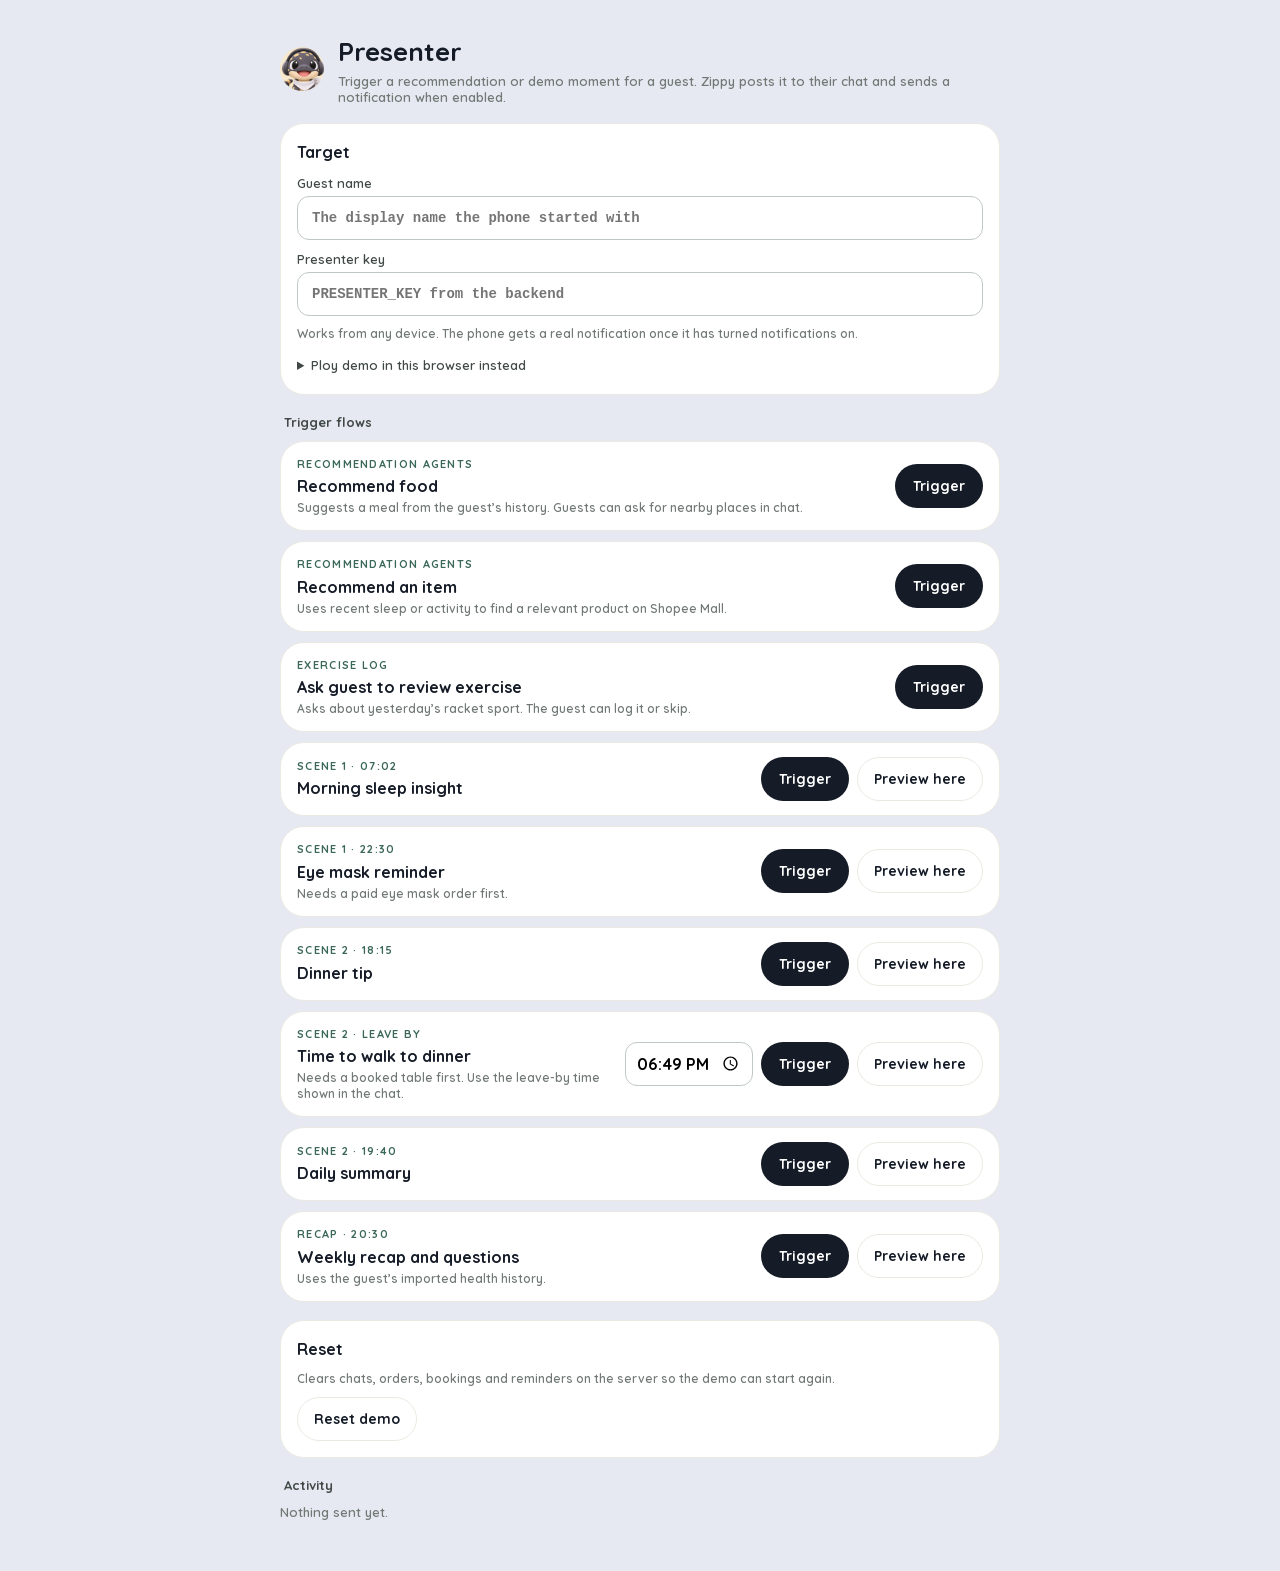
<file: FE/presenter.html>
<!doctype html>
<html lang="en">
<head>
  <meta charset="utf-8">
  <meta name="viewport" content="width=device-width, initial-scale=1">
  <meta name="zippy-api" content="./api/">
  <meta name="robots" content="noindex">
  <title>Zippy presenter</title>
  <link rel="icon" href="./assets/icon-192.png" type="image/png">
  <link rel="stylesheet" href="./reference.css">
  <link rel="stylesheet" href="./styles.css">
  <link rel="stylesheet" href="./presenter.css">
  <script defer src="./services.js?v=presenter-aliases"></script>
  <script defer src="./presenter.js?v=exercise-review"></script>
</head>
<body class="presenter">
  <main class="pr">
    <header class="pr-head">
      <img class="av" src="./assets/zippy-face.png" alt="" width="44" height="44">
      <div>
        <h1>Presenter</h1>
        <p class="mut">Trigger a recommendation or demo moment for a guest. Zippy posts it to their chat and sends a notification when enabled.</p>
      </div>
    </header>

    <section class="card pr-card" aria-labelledby="target-title">
      <h2 id="target-title">Target</h2>
      <label class="pr-field">
        <span class="lbl">Guest name</span>
        <input id="guest-name" autocomplete="off" spellcheck="false" maxlength="60" placeholder="The display name the phone started with">
      </label>
      <label class="pr-field">
        <span class="lbl">Presenter key</span>
        <input id="presenter-key" type="password" autocomplete="off" placeholder="PRESENTER_KEY from the backend">
      </label>
      <p class="mut">Works from any device. The phone gets a real notification once it has turned notifications on.</p>
      <details class="pr-ploy">
        <summary class="lbl">Ploy demo in this browser instead</summary>
        <label class="pr-field">
          <span class="lbl">Session ID</span>
          <input id="session" autocomplete="off" spellcheck="false" pattern="[A-Za-z0-9_-]{1,80}" placeholder="Filled in when opened from the app’s Presenter menu">
        </label>
      </details>
    </section>

    <section aria-labelledby="flows-title">
      <h2 id="flows-title" class="sec">Trigger flows</h2>
      <ul class="pr-flows"></ul>
    </section>

    <section class="card pr-card" aria-labelledby="reset-title">
      <h2 id="reset-title">Reset</h2>
      <p class="mut">Clears chats, orders, bookings and reminders on the server so the demo can start again.</p>
      <button type="button" class="btn2" data-action="reset">Reset demo</button>
    </section>

    <section aria-labelledby="log-title">
      <h2 id="log-title" class="sec">Activity</h2>
      <ol class="pr-log" role="log" aria-live="polite"></ol>
    </section>
  </main>
  <noscript>The presenter dashboard needs JavaScript.</noscript>
</body>
</html>
</file>
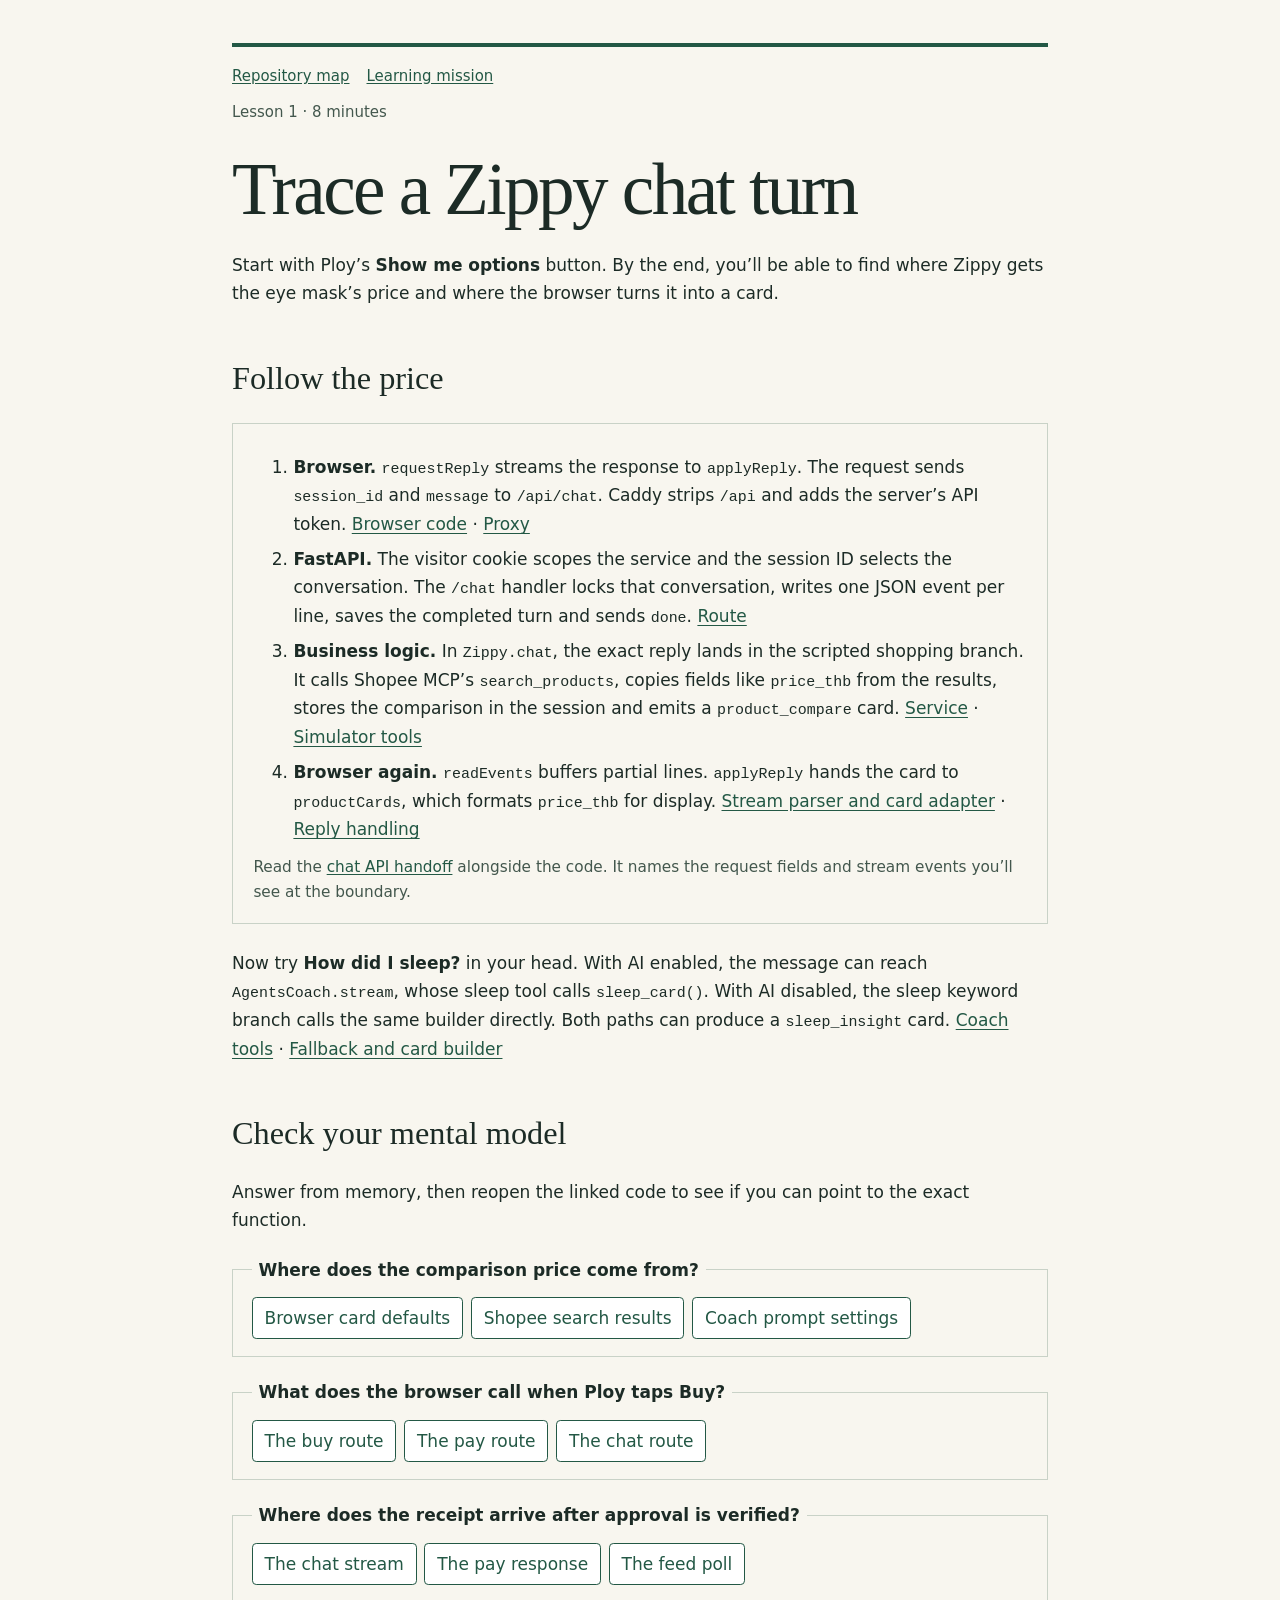
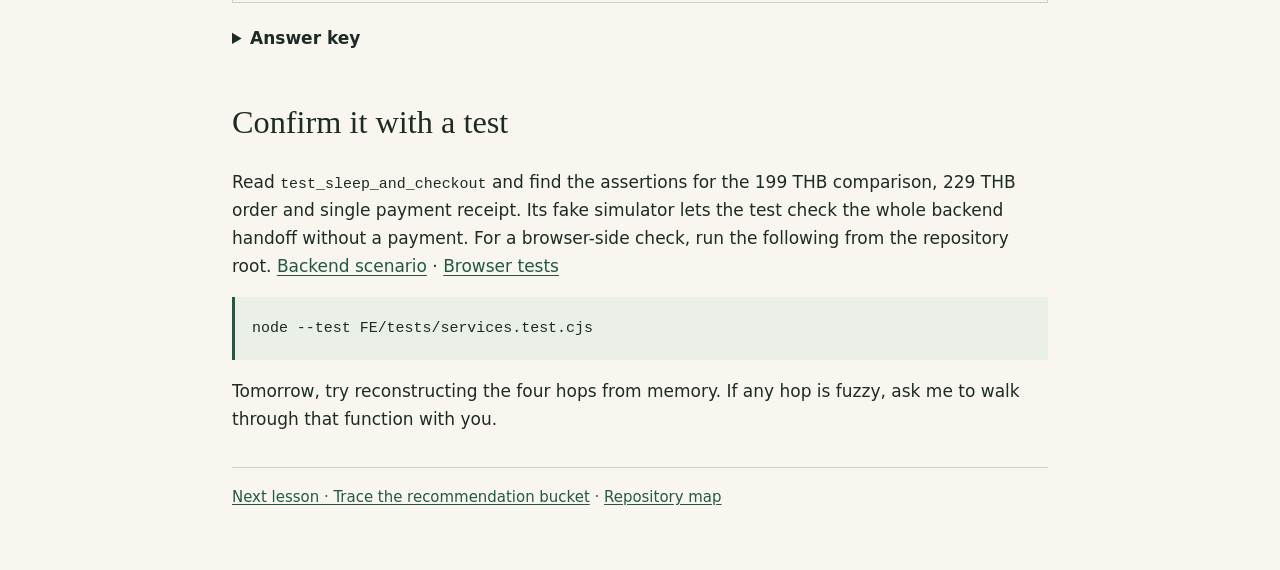
<file: lessons/0001-trace-a-zippy-chat-turn.html>
<!doctype html>
<html lang="en">
<head>
  <meta charset="utf-8">
  <meta name="viewport" content="width=device-width, initial-scale=1">
  <title>Trace a Zippy chat turn</title>
  <link rel="stylesheet" href="../assets/lesson.css">
  <script src="../assets/quiz.js" defer></script>
</head>
<body>
<main>
  <header>
    <nav aria-label="Course materials"><a href="../reference/zippy-implementation.html">Repository map</a><a href="../MISSION.md">Learning mission</a></nav>
    <p class="meta">Lesson 1 · 8 minutes</p>
    <h1>Trace a Zippy chat turn</h1>
    <p>Start with Ploy’s <strong>Show me options</strong> button. By the end, you’ll be able to find where Zippy gets the eye mask’s price and where the browser turns it into a card.</p>
  </header>

  <section>
    <h2>Follow the price</h2>
    <figure>
      <ol>
        <li><strong>Browser.</strong> <code>requestReply</code> streams the response to <code>applyReply</code>. The request sends <code>session_id</code> and <code>message</code> to <code>/api/chat</code>. Caddy strips <code>/api</code> and adds the server’s API token. <a href="../FE/app.js">Browser code</a> · <a href="../FE/Caddyfile">Proxy</a></li>
        <li><strong>FastAPI.</strong> The visitor cookie scopes the service and the session ID selects the conversation. The <code>/chat</code> handler locks that conversation, writes one JSON event per line, saves the completed turn and sends <code>done</code>. <a href="../BE/main.py">Route</a></li>
        <li><strong>Business logic.</strong> In <code>Zippy.chat</code>, the exact reply lands in the scripted shopping branch. It calls Shopee MCP’s <code>search_products</code>, copies fields like <code>price_thb</code> from the results, stores the comparison in the session and emits a <code>product_compare</code> card. <a href="../BE/service.py">Service</a> · <a href="../MCP/app/mcp_server.py">Simulator tools</a></li>
        <li><strong>Browser again.</strong> <code>readEvents</code> buffers partial lines. <code>applyReply</code> hands the card to <code>productCards</code>, which formats <code>price_thb</code> for display. <a href="../FE/services.js">Stream parser and card adapter</a> · <a href="../FE/app.js">Reply handling</a></li>
      </ol>
      <figcaption>Read the <a href="../FE/CHAT_API.md#chat-and-shopping">chat API handoff</a> alongside the code. It names the request fields and stream events you’ll see at the boundary.</figcaption>
    </figure>
    <p>Now try <strong>How did I sleep?</strong> in your head. With AI enabled, the message can reach <code>AgentsCoach.stream</code>, whose sleep tool calls <code>sleep_card()</code>. With AI disabled, the sleep keyword branch calls the same builder directly. Both paths can produce a <code>sleep_insight</code> card. <a href="../BE/integrations.py">Coach tools</a> · <a href="../BE/service.py">Fallback and card builder</a></p>
  </section>

  <section>
    <h2>Check your mental model</h2>
    <p>Answer from memory, then reopen the linked code to see if you can point to the exact function.</p>
    <fieldset data-quiz>
      <legend>Where does the comparison price come from?</legend>
      <div class="choices">
        <button type="button" aria-pressed="false" data-feedback="Check productCards. The browser formats the price it was given.">Browser card defaults</button>
        <button type="button" aria-pressed="false" data-feedback="Correct. Zippy.chat copies price_thb from the rows returned by search_products.">Shopee search results</button>
        <button type="button" aria-pressed="false" data-feedback="Check the exact-match branch. It calls Shopee directly before the coach fallback.">Coach prompt settings</button>
      </div>
      <p class="feedback" role="status"></p>
    </fieldset>
    <fieldset data-quiz>
      <legend>What does the browser call when Ploy taps Buy?</legend>
      <div class="choices">
        <button type="button" aria-pressed="false" data-feedback="Correct. reviewOrder sends the selected product ID to actions/buy. The result opens the order review.">The buy route</button>
        <button type="button" aria-pressed="false" data-feedback="Pay is the next explicit action. Buy opens an order review first.">The pay route</button>
        <button type="button" aria-pressed="false" data-feedback="Chat produced the comparison. From that card, Buy calls actions/buy.">The chat route</button>
      </div>
      <p class="feedback" role="status"></p>
    </fieldset>
    <fieldset data-quiz>
      <legend>Where does the receipt arrive after approval is verified?</legend>
      <div class="choices">
        <button type="button" aria-pressed="false" data-feedback="The chat stream carries the reply to a submitted message. Order status emits the receipt separately.">The chat stream</button>
        <button type="button" aria-pressed="false" data-feedback="The pay request returns the URL for PIN entry. The receipt arrives after status verification.">The pay response</button>
        <button type="button" aria-pressed="false" data-feedback="Correct. order_status calls emit, which saves a payment_status card for the browser’s feed poll.">The feed poll</button>
      </div>
      <p class="feedback" role="status"></p>
    </fieldset>
    <details>
      <summary>Answer key</summary>
      <p>Shopee search results → the buy route → the feed poll. See <code>Zippy.chat</code>, <code>reviewOrder</code> and <code>Zippy.order_status</code>.</p>
    </details>
  </section>

  <section>
    <h2>Confirm it with a test</h2>
    <p>Read <code>test_sleep_and_checkout</code> and find the assertions for the 199 THB comparison, 229 THB order and single payment receipt. Its fake simulator lets the test check the whole backend handoff without a payment. For a browser-side check, run the following from the repository root. <a href="../BE/tests/test_zippy.py">Backend scenario</a> · <a href="../FE/tests/services.test.cjs">Browser tests</a></p>
    <pre><code>node --test FE/tests/services.test.cjs</code></pre>
    <p>Tomorrow, try reconstructing the four hops from memory. If any hop is fuzzy, ask me to walk through that function with you.</p>
  </section>
  <footer><a href="0002-trace-the-recommendation-bucket.html">Next lesson · Trace the recommendation bucket</a> · <a href="../reference/zippy-implementation.html">Repository map</a></footer>
</main>
</body>
</html>
</file>
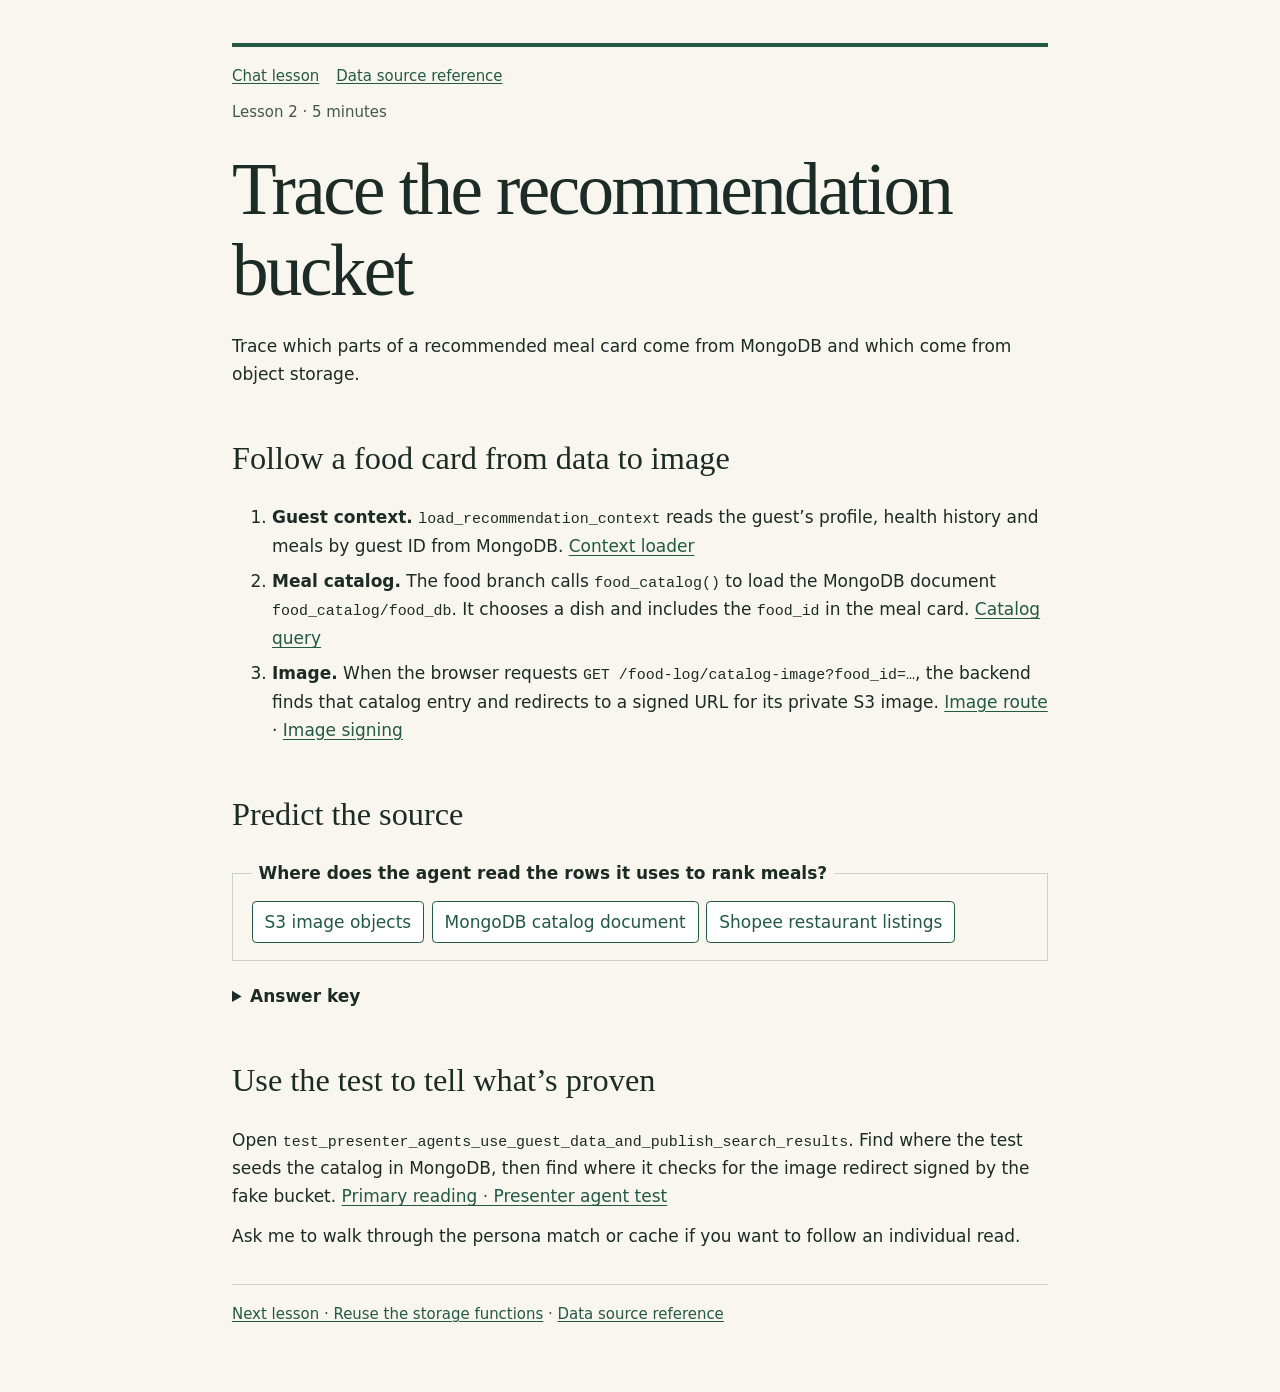
<file: lessons/0002-trace-the-recommendation-bucket.html>
<!doctype html>
<html lang="en">
<head>
  <meta charset="utf-8">
  <meta name="viewport" content="width=device-width, initial-scale=1">
  <title>Trace the recommendation bucket</title>
  <link rel="stylesheet" href="../assets/lesson.css">
  <script src="../assets/quiz.js" defer></script>
</head>
<body>
<main>
  <header>
    <nav aria-label="Course materials"><a href="0001-trace-a-zippy-chat-turn.html">Chat lesson</a><a href="../reference/recommendation-data-sources.html">Data source reference</a></nav>
    <p class="meta">Lesson 2 · 5 minutes</p>
    <h1>Trace the recommendation bucket</h1>
    <p>Trace which parts of a recommended meal card come from MongoDB and which come from object storage.</p>
  </header>

  <section>
    <h2>Follow a food card from data to image</h2>
    <ol>
      <li><strong>Guest context.</strong> <code>load_recommendation_context</code> reads the guest’s profile, health history and meals by guest ID from MongoDB. <a href="../BE/recommendations.py">Context loader</a></li>
      <li><strong>Meal catalog.</strong> The food branch calls <code>food_catalog()</code> to load the MongoDB document <code>food_catalog/food_db</code>. It chooses a dish and includes the <code>food_id</code> in the meal card. <a href="../BE/storage.py">Catalog query</a></li>
      <li><strong>Image.</strong> When the browser requests <code>GET /food-log/catalog-image?food_id=…</code>, the backend finds that catalog entry and redirects to a signed URL for its private S3 image. <a href="../BE/main.py">Image route</a> · <a href="../BE/recommendations.py">Image signing</a></li>
    </ol>
  </section>

  <section>
    <h2>Predict the source</h2>
    <fieldset data-quiz>
      <legend>Where does the agent read the rows it uses to rank meals?</legend>
      <div class="choices">
        <button type="button" aria-pressed="false" data-feedback="The bucket provides private image files. The ranking data comes from MongoDB.">S3 image objects</button>
        <button type="button" aria-pressed="false" data-feedback="Correct. read_food_catalog queries the food_catalog collection for the food_db document.">MongoDB catalog document</button>
        <button type="button" aria-pressed="false" data-feedback="Shopee Food supplies restaurant listings after a guest requests places.">Shopee restaurant listings</button>
      </div>
      <p class="feedback" role="status"></p>
    </fieldset>
    <details><summary>Answer key</summary><p>The MongoDB catalog document supplies the ranking data. The bucket serves eligible private images.</p></details>
  </section>

  <section>
    <h2>Use the test to tell what’s proven</h2>
    <p>Open <code>test_presenter_agents_use_guest_data_and_publish_search_results</code>. Find where the test seeds the catalog in MongoDB, then find where it checks for the image redirect signed by the fake bucket. <a href="../BE/tests/test_zippy.py">Primary reading · Presenter agent test</a></p>
    <p>Ask me to walk through the persona match or cache if you want to follow an individual read.</p>
  </section>
  <footer><a href="0003-reuse-the-storage-functions.html">Next lesson · Reuse the storage functions</a> · <a href="../reference/recommendation-data-sources.html">Data source reference</a></footer>
</main>
</body>
</html>
</file>
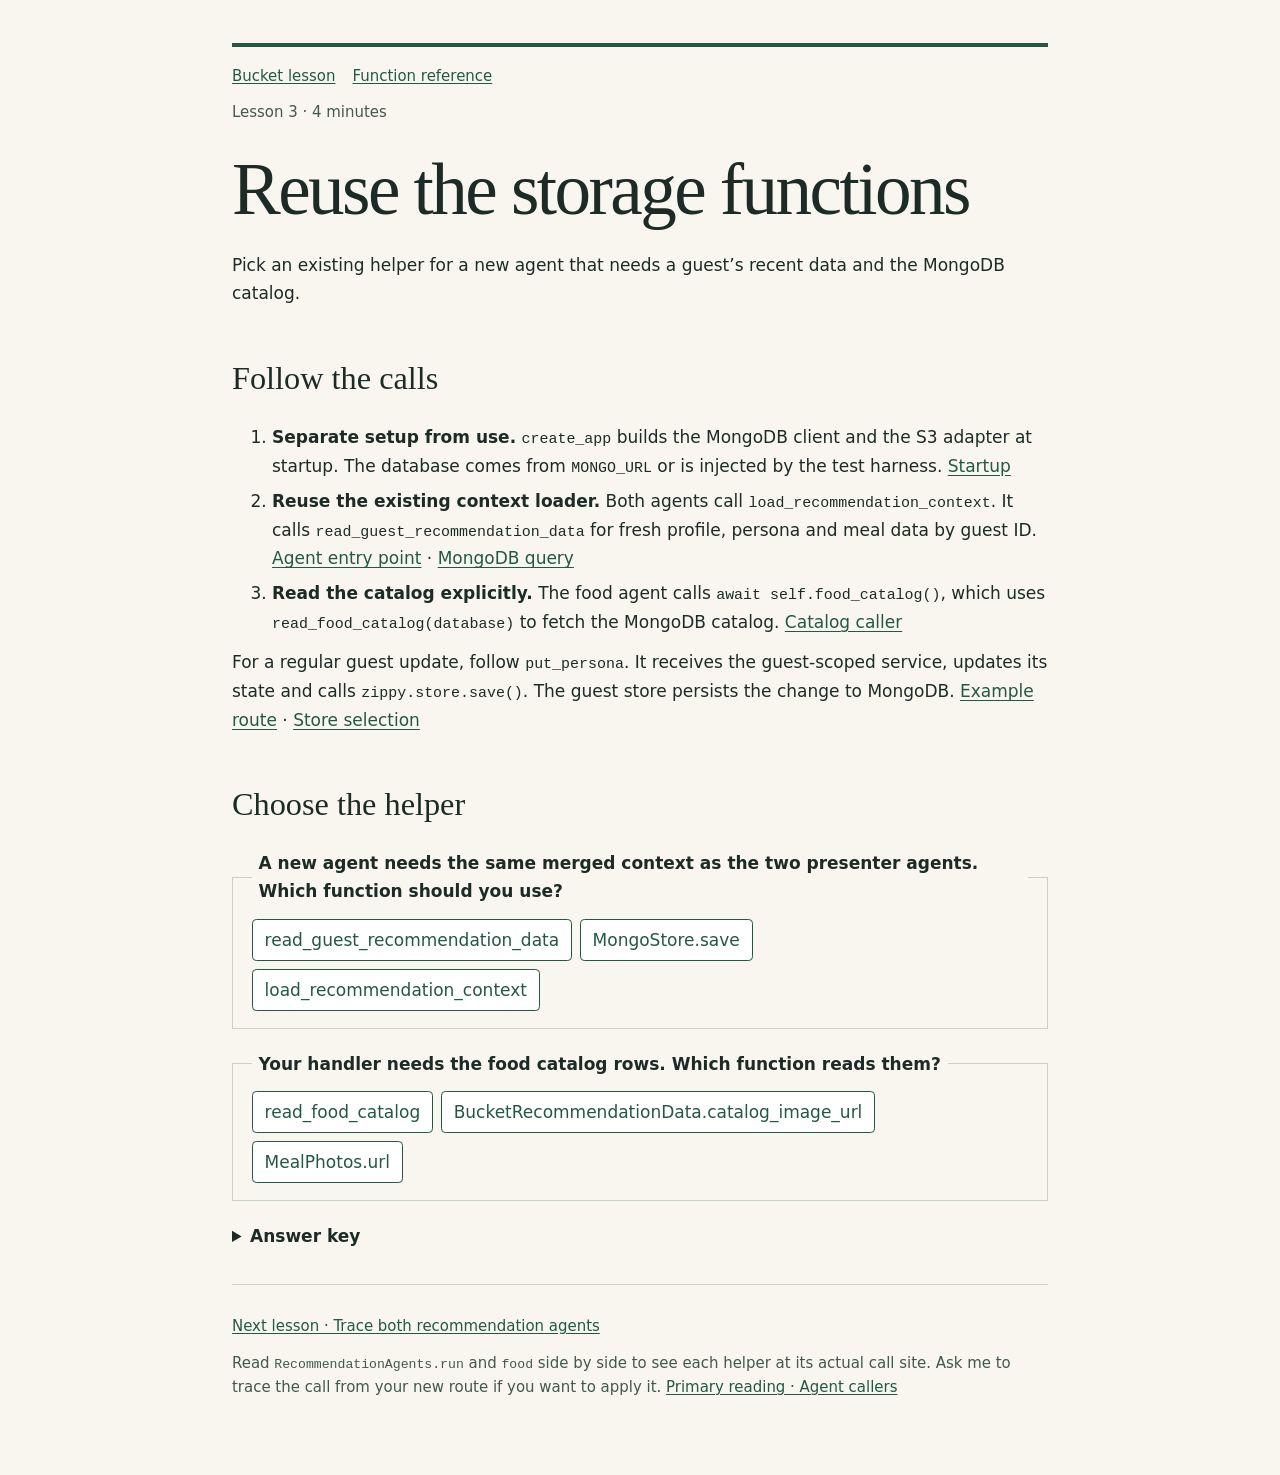
<file: lessons/0003-reuse-the-storage-functions.html>
<!doctype html>
<html lang="en">
<head>
  <meta charset="utf-8">
  <meta name="viewport" content="width=device-width, initial-scale=1">
  <title>Reuse the storage functions</title>
  <link rel="stylesheet" href="../assets/lesson.css">
  <script src="../assets/quiz.js" defer></script>
</head>
<body>
<main>
  <header>
    <nav aria-label="Course materials"><a href="0002-trace-the-recommendation-bucket.html">Bucket lesson</a><a href="../reference/reusable-storage-functions.html">Function reference</a></nav>
    <p class="meta">Lesson 3 · 4 minutes</p>
    <h1>Reuse the storage functions</h1>
    <p>Pick an existing helper for a new agent that needs a guest’s recent data and the MongoDB catalog.</p>
  </header>
  <section>
    <h2>Follow the calls</h2>
    <ol>
      <li><strong>Separate setup from use.</strong> <code>create_app</code> builds the MongoDB client and the S3 adapter at startup. The database comes from <code>MONGO_URL</code> or is injected by the test harness. <a href="../BE/main.py">Startup</a></li>
      <li><strong>Reuse the existing context loader.</strong> Both agents call <code>load_recommendation_context</code>. It calls <code>read_guest_recommendation_data</code> for fresh profile, persona and meal data by guest ID. <a href="../BE/recommendations.py">Agent entry point</a> · <a href="../BE/storage.py">MongoDB query</a></li>
      <li><strong>Read the catalog explicitly.</strong> The food agent calls <code>await self.food_catalog()</code>, which uses <code>read_food_catalog(database)</code> to fetch the MongoDB catalog. <a href="../BE/recommendations.py">Catalog caller</a></li>
    </ol>
    <p>For a regular guest update, follow <code>put_persona</code>. It receives the guest-scoped service, updates its state and calls <code>zippy.store.save()</code>. The guest store persists the change to MongoDB. <a href="../BE/main.py">Example route</a> · <a href="../BE/storage.py">Store selection</a></p>
  </section>
  <section>
    <h2>Choose the helper</h2>
    <fieldset data-quiz>
      <legend>A new agent needs the same merged context as the two presenter agents. Which function should you use?</legend>
      <div class="choices">
        <button type="button" aria-pressed="false" data-feedback="This is the query underneath the async loader. The loader also computes wearable signals.">read_guest_recommendation_data</button>
        <button type="button" aria-pressed="false" data-feedback="This writes guest state. The new agent only needs to read context.">MongoStore.save</button>
        <button type="button" aria-pressed="false" data-feedback="Correct. Both presenter agents already use this loader to fetch guest data and compute wearable signals.">load_recommendation_context</button>
      </div>
      <p class="feedback" role="status"></p>
    </fieldset>
    <fieldset data-quiz>
      <legend>Your handler needs the food catalog rows. Which function reads them?</legend>
      <div class="choices">
        <button type="button" aria-pressed="false" data-feedback="Correct. read_food_catalog reads the food_db document in MongoDB.">read_food_catalog</button>
        <button type="button" aria-pressed="false" data-feedback="This returns a signed catalog image URL when it finds an eligible image.">BucketRecommendationData.catalog_image_url</button>
        <button type="button" aria-pressed="false" data-feedback="This signs a URL for an uploaded meal photo.">MealPhotos.url</button>
      </div>
      <p class="feedback" role="status"></p>
    </fieldset>
    <details>
      <summary>Answer key</summary>
      <p>Use <code>load_recommendation_context</code> for the guest context and <code>read_food_catalog</code> for the MongoDB catalog.</p>
    </details>
  </section>
  <footer>
    <p><a href="0004-trace-the-recommendation-agents.html">Next lesson · Trace both recommendation agents</a></p>
    <p>Read <code>RecommendationAgents.run</code> and <code>food</code> side by side to see each helper at its actual call site. Ask me to trace the call from your new route if you want to apply it. <a href="../BE/recommendations.py">Primary reading · Agent callers</a></p>
  </footer>
</main>
</body>
</html>
</file>
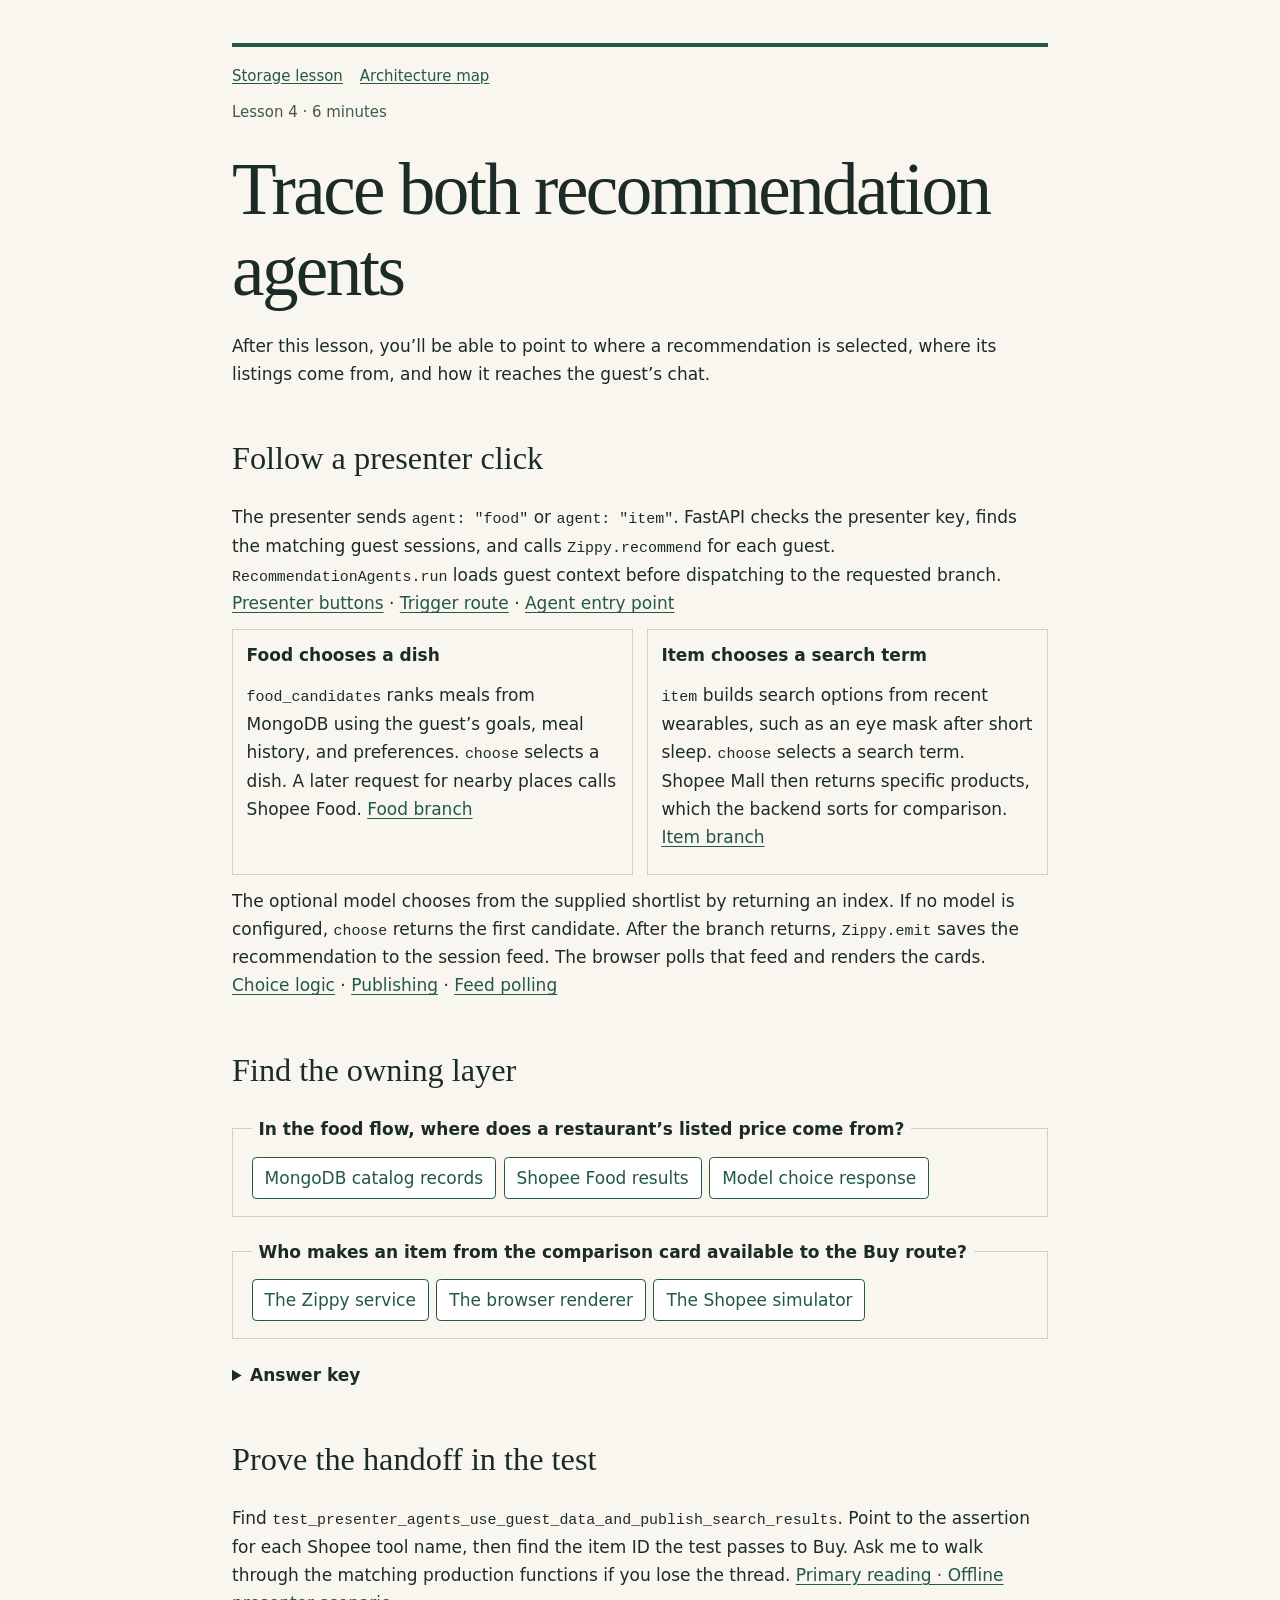
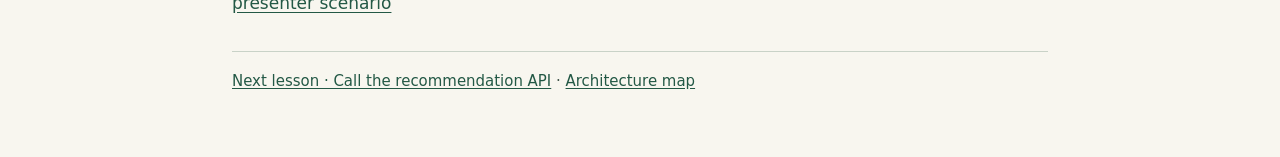
<file: lessons/0004-trace-the-recommendation-agents.html>
<!doctype html>
<html lang="en">
<head>
  <meta charset="utf-8">
  <meta name="viewport" content="width=device-width, initial-scale=1">
  <title>Trace both recommendation agents</title>
  <link rel="stylesheet" href="../assets/lesson.css">
  <script src="../assets/quiz.js" defer></script>
</head>
<body>
<main>
  <header>
    <nav aria-label="Course materials"><a href="0003-reuse-the-storage-functions.html">Storage lesson</a><a href="../reference/recommendation-agent-architecture.html">Architecture map</a></nav>
    <p class="meta">Lesson 4 · 6 minutes</p>
    <h1>Trace both recommendation agents</h1>
    <p>After this lesson, you’ll be able to point to where a recommendation is selected, where its listings come from, and how it reaches the guest’s chat.</p>
  </header>

  <section>
    <h2>Follow a presenter click</h2>
    <p>The presenter sends <code>agent: "food"</code> or <code>agent: "item"</code>. FastAPI checks the presenter key, finds the matching guest sessions, and calls <code>Zippy.recommend</code> for each guest. <code>RecommendationAgents.run</code> loads guest context before dispatching to the requested branch. <a href="../FE/presenter.js">Presenter buttons</a> · <a href="../BE/main.py">Trigger route</a> · <a href="../BE/recommendations.py">Agent entry point</a></p>

    <div class="flow-branches">
      <section class="flow-branch">
        <h3>Food chooses a dish</h3>
        <p><code>food_candidates</code> ranks meals from MongoDB using the guest’s goals, meal history, and preferences. <code>choose</code> selects a dish. A later request for nearby places calls Shopee Food. <a href="../BE/recommendations.py">Food branch</a></p>
      </section>
      <section class="flow-branch">
        <h3>Item chooses a search term</h3>
        <p><code>item</code> builds search options from recent wearables, such as an eye mask after short sleep. <code>choose</code> selects a search term. Shopee Mall then returns specific products, which the backend sorts for comparison. <a href="../BE/recommendations.py">Item branch</a></p>
      </section>
    </div>

    <p>The optional model chooses from the supplied shortlist by returning an index. If no model is configured, <code>choose</code> returns the first candidate. After the branch returns, <code>Zippy.emit</code> saves the recommendation to the session feed. The browser polls that feed and renders the cards. <a href="../BE/recommendations.py">Choice logic</a> · <a href="../BE/service.py">Publishing</a> · <a href="../FE/app.js">Feed polling</a></p>
  </section>

  <section>
    <h2>Find the owning layer</h2>
    <fieldset data-quiz>
      <legend>In the food flow, where does a restaurant’s listed price come from?</legend>
      <div class="choices">
        <button type="button" aria-pressed="false" data-feedback="MongoDB provides dish candidates and their nutrition. Restaurant prices come from the separate Shopee lookup.">MongoDB catalog records</button>
        <button type="button" aria-pressed="false" data-feedback="Correct. find_places() reads price_thb from find_similar_dishes after the guest requests places.">Shopee Food results</button>
        <button type="button" aria-pressed="false" data-feedback="The model chooses a candidate index. It sees the shortlist before the restaurant lookup.">Model choice response</button>
      </div>
      <p class="feedback" role="status"></p>
    </fieldset>
    <fieldset data-quiz>
      <legend>Who makes an item from the comparison card available to the Buy route?</legend>
      <div class="choices">
        <button type="button" aria-pressed="false" data-feedback="Correct. Zippy.recommend merges returned products into the guest session before it emits the card.">The Zippy service</button>
        <button type="button" aria-pressed="false" data-feedback="The browser renders the comparison and sends the selected ID when the guest clicks Buy.">The browser renderer</button>
        <button type="button" aria-pressed="false" data-feedback="Shopee supplies product IDs, and the Zippy service stores them for that guest’s session.">The Shopee simulator</button>
      </div>
      <p class="feedback" role="status"></p>
    </fieldset>
    <details>
      <summary>Answer key</summary>
      <p>Shopee Food supplies the restaurant price. <code>Zippy.recommend</code> makes returned item IDs available to Buy by storing the products in the session.</p>
    </details>
  </section>

  <section>
    <h2>Prove the handoff in the test</h2>
    <p>Find <code>test_presenter_agents_use_guest_data_and_publish_search_results</code>. Point to the assertion for each Shopee tool name, then find the item ID the test passes to Buy. Ask me to walk through the matching production functions if you lose the thread. <a href="../BE/tests/test_zippy.py">Primary reading · Offline presenter scenario</a></p>
  </section>
  <footer><a href="0005-call-the-recommendation-api.html">Next lesson · Call the recommendation API</a> · <a href="../reference/recommendation-agent-architecture.html">Architecture map</a></footer>
</main>
</body>
</html>
</file>
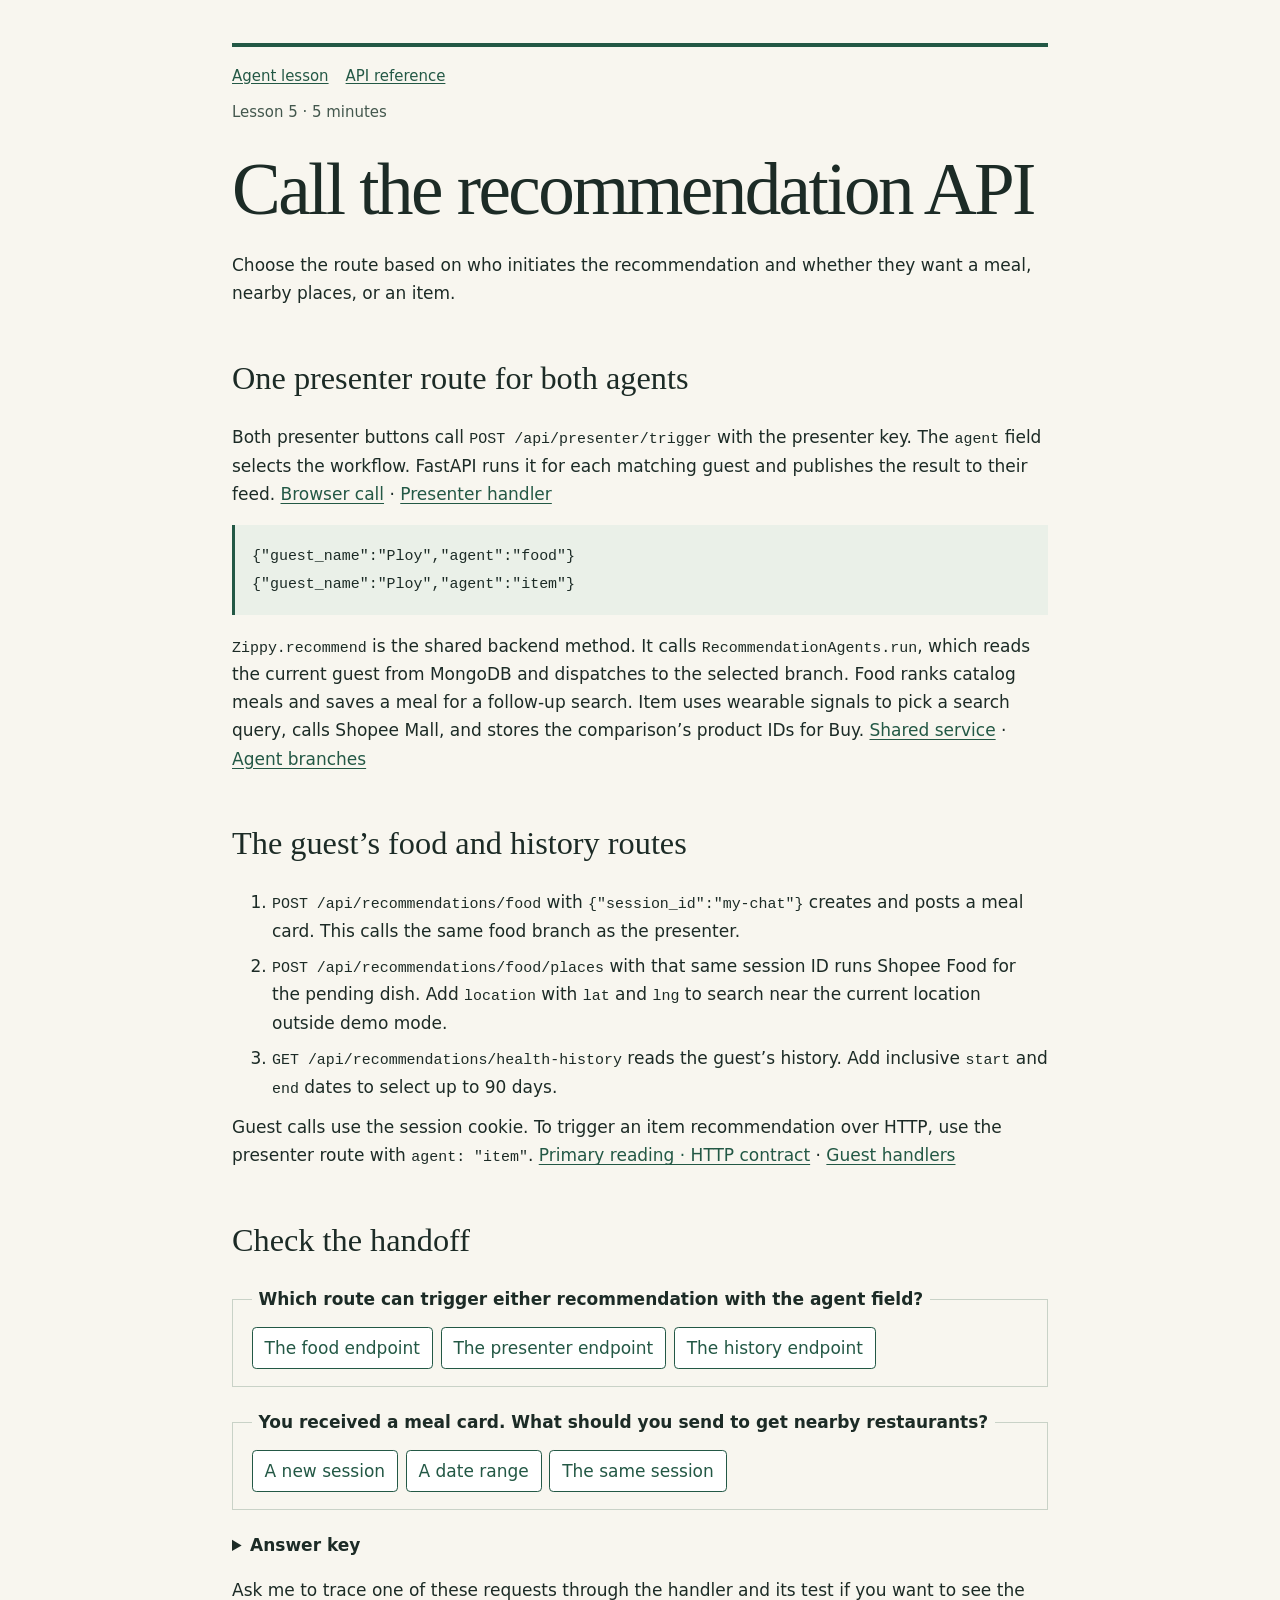
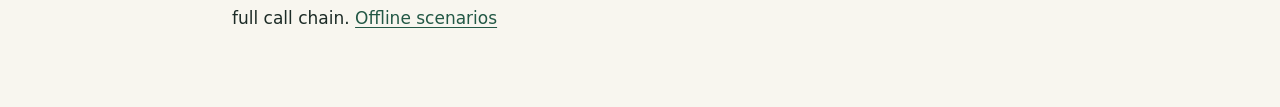
<file: lessons/0005-call-the-recommendation-api.html>
<!doctype html>
<html lang="en">
<head>
  <meta charset="utf-8">
  <meta name="viewport" content="width=device-width, initial-scale=1">
  <title>Call the recommendation API</title>
  <link rel="stylesheet" href="../assets/lesson.css">
  <script src="../assets/quiz.js" defer></script>
</head>
<body>
<main>
  <header>
    <nav aria-label="Course materials"><a href="0004-trace-the-recommendation-agents.html">Agent lesson</a><a href="../reference/recommendation-agent-architecture.html#http-api">API reference</a></nav>
    <p class="meta">Lesson 5 · 5 minutes</p>
    <h1>Call the recommendation API</h1>
    <p>Choose the route based on who initiates the recommendation and whether they want a meal, nearby places, or an item.</p>
  </header>
  <section>
    <h2>One presenter route for both agents</h2>
    <p>Both presenter buttons call <code>POST /api/presenter/trigger</code> with the presenter key. The <code>agent</code> field selects the workflow. FastAPI runs it for each matching guest and publishes the result to their feed. <a href="../FE/presenter.js">Browser call</a> · <a href="../BE/main.py">Presenter handler</a></p>
    <pre><code>{"guest_name":"Ploy","agent":"food"}
{"guest_name":"Ploy","agent":"item"}</code></pre>
    <p><code>Zippy.recommend</code> is the shared backend method. It calls <code>RecommendationAgents.run</code>, which reads the current guest from MongoDB and dispatches to the selected branch. Food ranks catalog meals and saves a meal for a follow-up search. Item uses wearable signals to pick a search query, calls Shopee Mall, and stores the comparison’s product IDs for Buy. <a href="../BE/service.py">Shared service</a> · <a href="../BE/recommendations.py">Agent branches</a></p>
  </section>
  <section>
    <h2>The guest’s food and history routes</h2>
    <ol>
      <li><code>POST /api/recommendations/food</code> with <code>{"session_id":"my-chat"}</code> creates and posts a meal card. This calls the same food branch as the presenter.</li>
      <li><code>POST /api/recommendations/food/places</code> with that same session ID runs Shopee Food for the pending dish. Add <code>location</code> with <code>lat</code> and <code>lng</code> to search near the current location outside demo mode.</li>
      <li><code>GET /api/recommendations/health-history</code> reads the guest’s history. Add inclusive <code>start</code> and <code>end</code> dates to select up to 90 days.</li>
    </ol>
    <p>Guest calls use the session cookie. To trigger an item recommendation over HTTP, use the presenter route with <code>agent: "item"</code>. <a href="../FE/CHAT_API.md">Primary reading · HTTP contract</a> · <a href="../BE/main.py">Guest handlers</a></p>
  </section>
  <section>
    <h2>Check the handoff</h2>
    <fieldset data-quiz>
      <legend>Which route can trigger either recommendation with the agent field?</legend>
      <div class="choices">
        <button type="button" aria-pressed="false" data-feedback="This guest route always runs the food branch.">The food endpoint</button>
        <button type="button" aria-pressed="false" data-feedback="Correct. The presenter passes food or item in the agent field.">The presenter endpoint</button>
        <button type="button" aria-pressed="false" data-feedback="This reads the current guest’s date-filtered history.">The history endpoint</button>
      </div>
      <p class="feedback" role="status"></p>
    </fieldset>
    <fieldset data-quiz>
      <legend>You received a meal card. What should you send to get nearby restaurants?</legend>
      <div class="choices">
        <button type="button" aria-pressed="false" data-feedback="The food request stored the pending dish under this session ID. Use that same ID for the places call.">A new session</button>
        <button type="button" aria-pressed="false" data-feedback="Places uses the most recent pending dish in the session. Dates are for the history route.">A date range</button>
        <button type="button" aria-pressed="false" data-feedback="Correct. The places route reads and consumes the pending dish in that session.">The same session</button>
      </div>
      <p class="feedback" role="status"></p>
    </fieldset>
    <details><summary>Answer key</summary><p>The presenter endpoint dispatches both agents. The places endpoint uses the same session as the meal request.</p></details>
    <p>Ask me to trace one of these requests through the handler and its test if you want to see the full call chain. <a href="../BE/tests/test_zippy.py">Offline scenarios</a></p>
  </section>
</main>
</body>
</html>
</file>
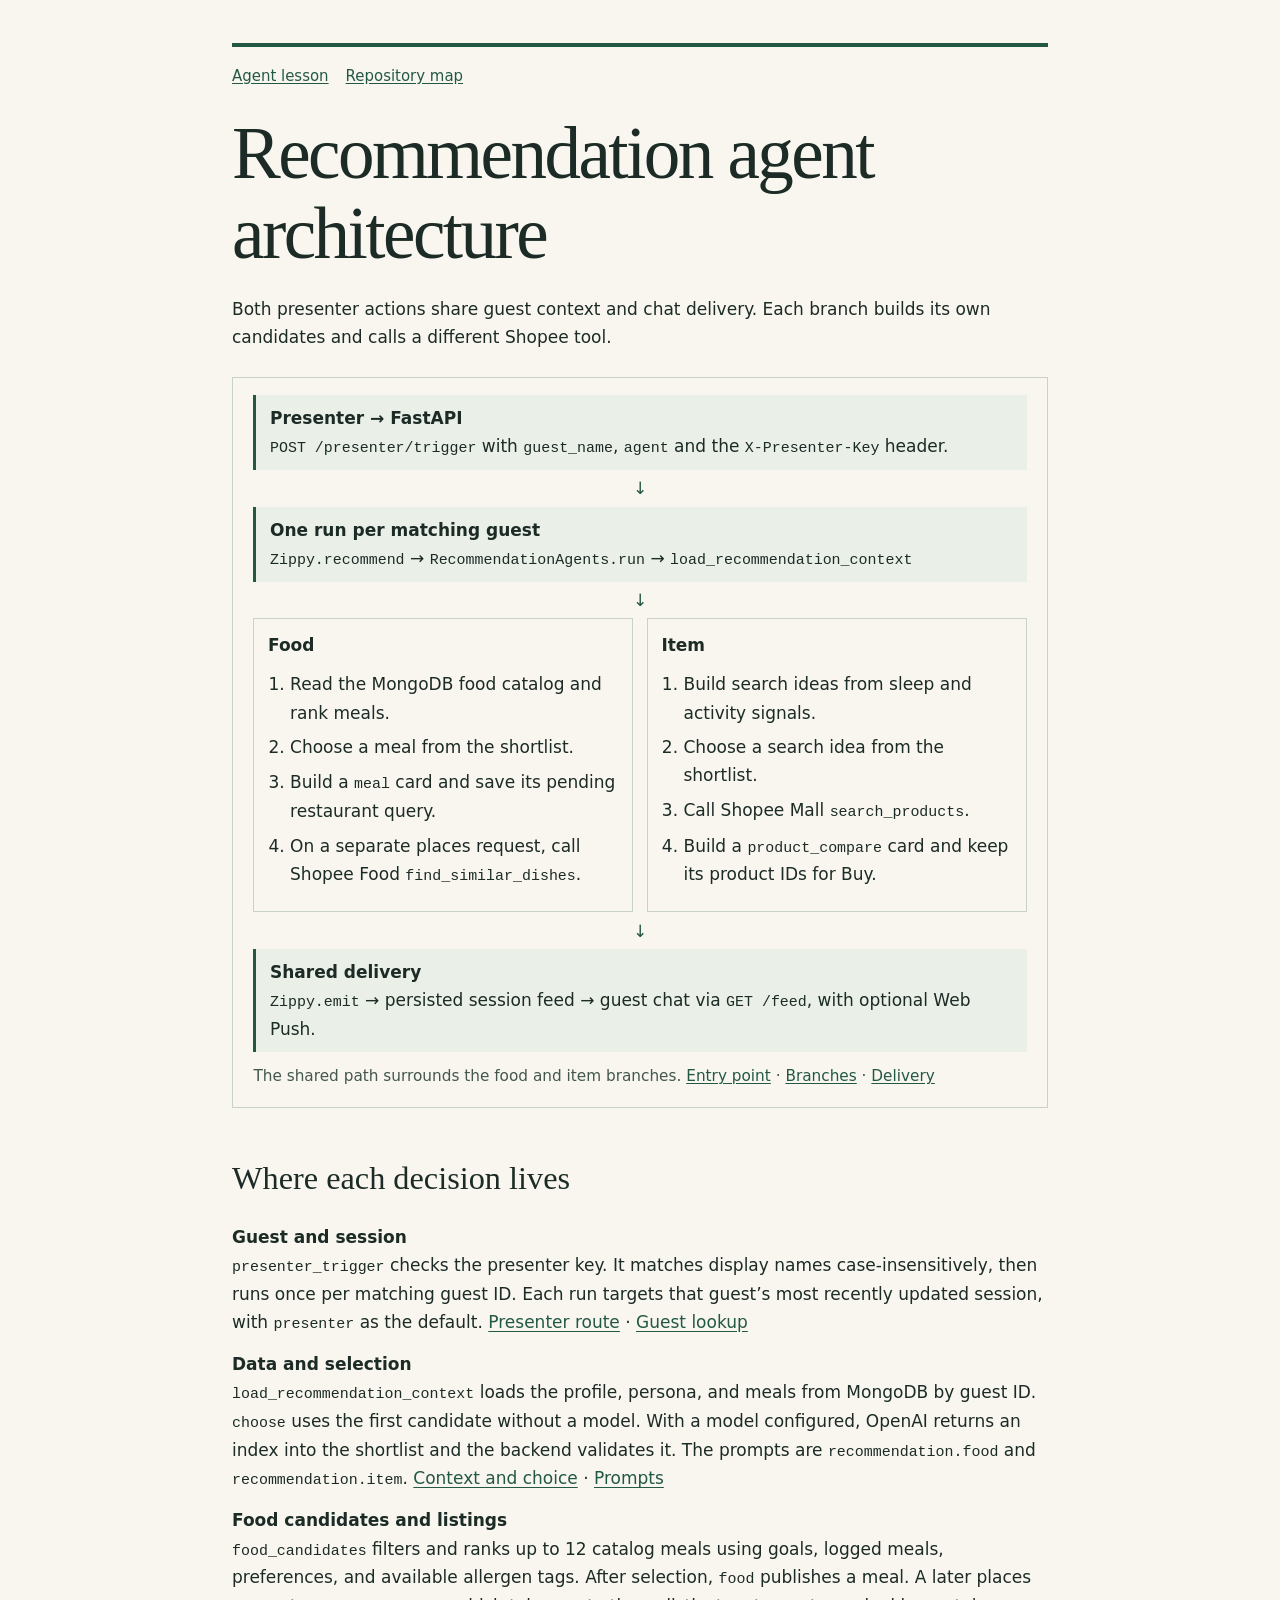
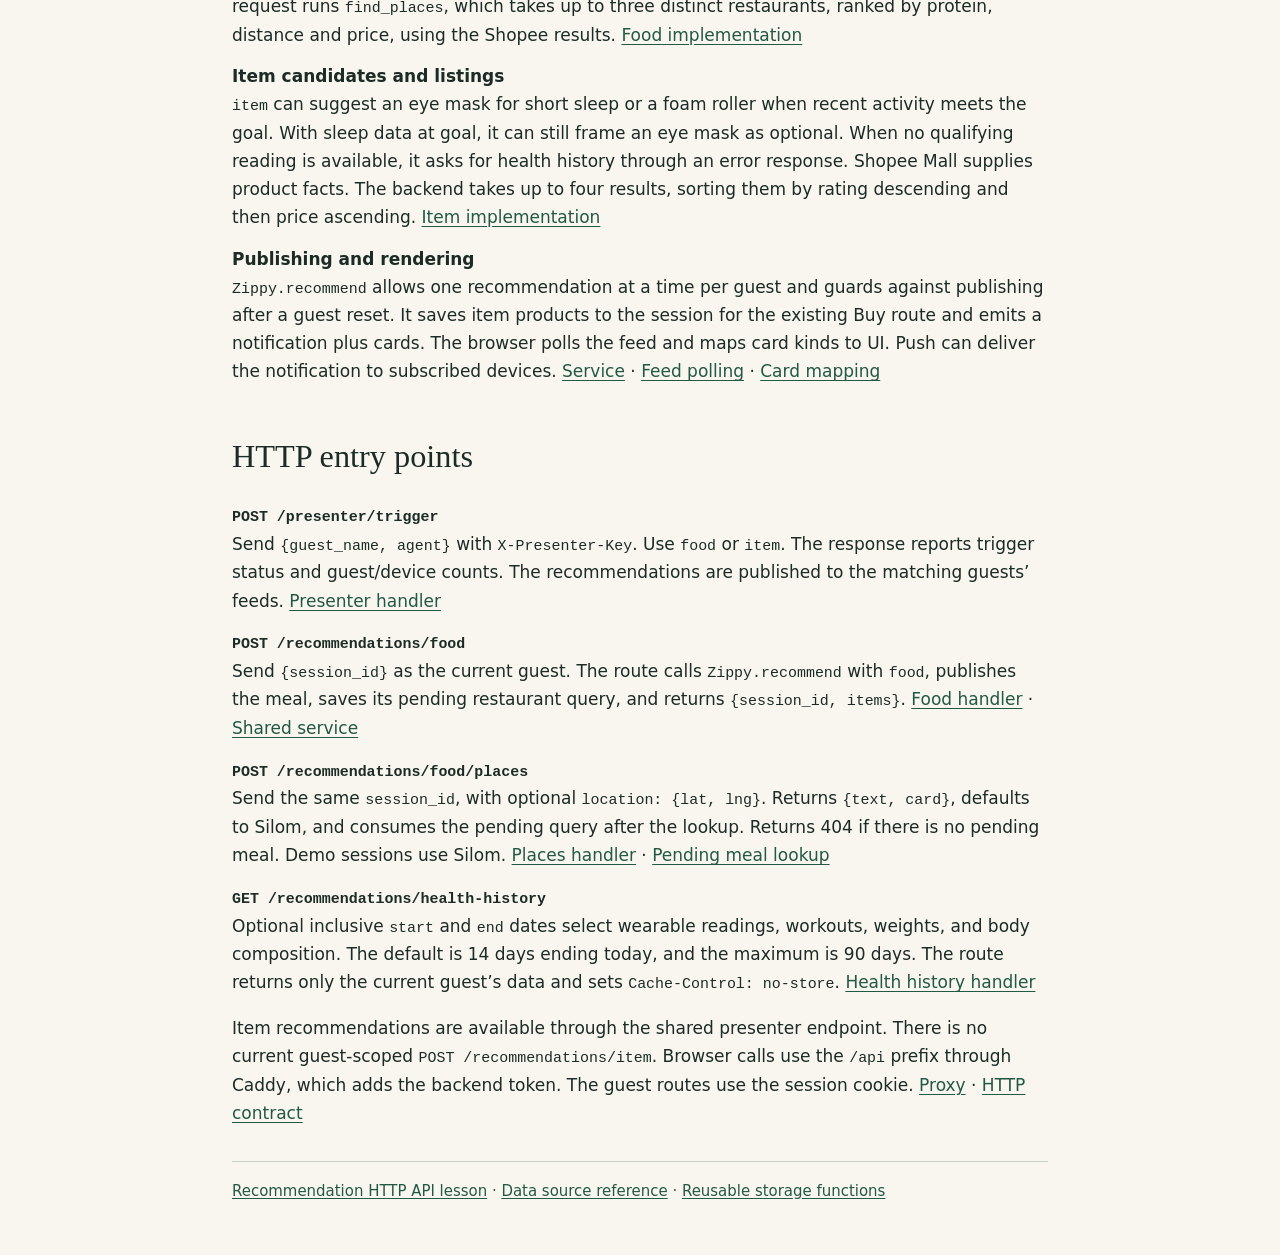
<file: reference/recommendation-agent-architecture.html>
<!doctype html>
<html lang="en">
<head>
  <meta charset="utf-8">
  <meta name="viewport" content="width=device-width, initial-scale=1">
  <title>Recommendation agent architecture</title>
  <link rel="stylesheet" href="../assets/lesson.css">
</head>
<body>
<main>
  <header>
    <nav aria-label="Course materials"><a href="../lessons/0004-trace-the-recommendation-agents.html">Agent lesson</a><a href="zippy-implementation.html">Repository map</a></nav>
    <h1>Recommendation agent architecture</h1>
    <p>Both presenter actions share guest context and chat delivery. Each branch builds its own candidates and calls a different Shopee tool.</p>
  </header>

  <figure aria-labelledby="flow-caption">
    <div class="flow-step"><strong>Presenter → FastAPI</strong><br><code>POST /presenter/trigger</code> with <code>guest_name</code>, <code>agent</code> and the <code>X-Presenter-Key</code> header.</div>
    <div class="flow-arrow" aria-hidden="true">↓</div>
    <div class="flow-step"><strong>One run per matching guest</strong><br><code>Zippy.recommend</code> → <code>RecommendationAgents.run</code> → <code>load_recommendation_context</code></div>
    <div class="flow-arrow" aria-hidden="true">↓</div>
    <div class="flow-branches">
      <section class="flow-branch">
        <h3>Food</h3>
        <ol>
          <li>Read the MongoDB food catalog and rank meals.</li>
          <li>Choose a meal from the shortlist.</li>
          <li>Build a <code>meal</code> card and save its pending restaurant query.</li>
          <li>On a separate places request, call Shopee Food <code>find_similar_dishes</code>.</li>
        </ol>
      </section>
      <section class="flow-branch">
        <h3>Item</h3>
        <ol>
          <li>Build search ideas from sleep and activity signals.</li>
          <li>Choose a search idea from the shortlist.</li>
          <li>Call Shopee Mall <code>search_products</code>.</li>
          <li>Build a <code>product_compare</code> card and keep its product IDs for Buy.</li>
        </ol>
      </section>
    </div>
    <div class="flow-arrow" aria-hidden="true">↓</div>
    <div class="flow-step"><strong>Shared delivery</strong><br><code>Zippy.emit</code> → persisted session feed → guest chat via <code>GET /feed</code>, with optional Web Push.</div>
    <figcaption id="flow-caption">The shared path surrounds the food and item branches. <a href="../BE/main.py">Entry point</a> · <a href="../BE/recommendations.py">Branches</a> · <a href="../BE/service.py">Delivery</a></figcaption>
  </figure>

  <section>
    <h2>Where each decision lives</h2>
    <dl>
      <dt>Guest and session</dt>
      <dd><code>presenter_trigger</code> checks the presenter key. It matches display names case-insensitively, then runs once per matching guest ID. Each run targets that guest’s most recently updated session, with <code>presenter</code> as the default. <a href="../BE/main.py">Presenter route</a> · <a href="../BE/storage.py">Guest lookup</a></dd>
      <dt>Data and selection</dt>
      <dd><code>load_recommendation_context</code> loads the profile, persona, and meals from MongoDB by guest ID. <code>choose</code> uses the first candidate without a model. With a model configured, OpenAI returns an index into the shortlist and the backend validates it. The prompts are <code>recommendation.food</code> and <code>recommendation.item</code>. <a href="../BE/recommendations.py">Context and choice</a> · <a href="../BE/zippy_assets/prompts.yaml">Prompts</a></dd>
      <dt>Food candidates and listings</dt>
      <dd><code>food_candidates</code> filters and ranks up to 12 catalog meals using goals, logged meals, preferences, and available allergen tags. After selection, <code>food</code> publishes a meal. A later places request runs <code>find_places</code>, which takes up to three distinct restaurants, ranked by protein, distance and price, using the Shopee results. <a href="../BE/recommendations.py">Food implementation</a></dd>
      <dt>Item candidates and listings</dt>
      <dd><code>item</code> can suggest an eye mask for short sleep or a foam roller when recent activity meets the goal. With sleep data at goal, it can still frame an eye mask as optional. When no qualifying reading is available, it asks for health history through an error response. Shopee Mall supplies product facts. The backend takes up to four results, sorting them by rating descending and then price ascending. <a href="../BE/recommendations.py">Item implementation</a></dd>
      <dt>Publishing and rendering</dt>
      <dd><code>Zippy.recommend</code> allows one recommendation at a time per guest and guards against publishing after a guest reset. It saves item products to the session for the existing Buy route and emits a notification plus cards. The browser polls the feed and maps card kinds to UI. Push can deliver the notification to subscribed devices. <a href="../BE/service.py">Service</a> · <a href="../FE/app.js">Feed polling</a> · <a href="../FE/services.js">Card mapping</a></dd>
    </dl>
  </section>
  <section id="http-api">
    <h2>HTTP entry points</h2>
    <dl>
      <dt><code>POST /presenter/trigger</code></dt>
      <dd>Send <code>{guest_name, agent}</code> with <code>X-Presenter-Key</code>. Use <code>food</code> or <code>item</code>. The response reports trigger status and guest/device counts. The recommendations are published to the matching guests’ feeds. <a href="../BE/main.py">Presenter handler</a></dd>
      <dt><code>POST /recommendations/food</code></dt>
      <dd>Send <code>{session_id}</code> as the current guest. The route calls <code>Zippy.recommend</code> with <code>food</code>, publishes the meal, saves its pending restaurant query, and returns <code>{session_id, items}</code>. <a href="../BE/main.py">Food handler</a> · <a href="../BE/service.py">Shared service</a></dd>
      <dt><code>POST /recommendations/food/places</code></dt>
      <dd>Send the same <code>session_id</code>, with optional <code>location: {lat, lng}</code>. Returns <code>{text, card}</code>, defaults to Silom, and consumes the pending query after the lookup. Returns 404 if there is no pending meal. Demo sessions use Silom. <a href="../BE/main.py">Places handler</a> · <a href="../BE/service.py">Pending meal lookup</a></dd>
      <dt><code>GET /recommendations/health-history</code></dt>
      <dd>Optional inclusive <code>start</code> and <code>end</code> dates select wearable readings, workouts, weights, and body composition. The default is 14 days ending today, and the maximum is 90 days. The route returns only the current guest’s data and sets <code>Cache-Control: no-store</code>. <a href="../BE/main.py">Health history handler</a></dd>
    </dl>
    <p>Item recommendations are available through the shared presenter endpoint. There is no current guest-scoped <code>POST /recommendations/item</code>. Browser calls use the <code>/api</code> prefix through Caddy, which adds the backend token. The guest routes use the session cookie. <a href="../FE/Caddyfile">Proxy</a> · <a href="../FE/CHAT_API.md">HTTP contract</a></p>
  </section>
  <footer><a href="../lessons/0005-call-the-recommendation-api.html">Recommendation HTTP API lesson</a> · <a href="recommendation-data-sources.html">Data source reference</a> · <a href="reusable-storage-functions.html">Reusable storage functions</a></footer>
</main>
</body>
</html>
</file>
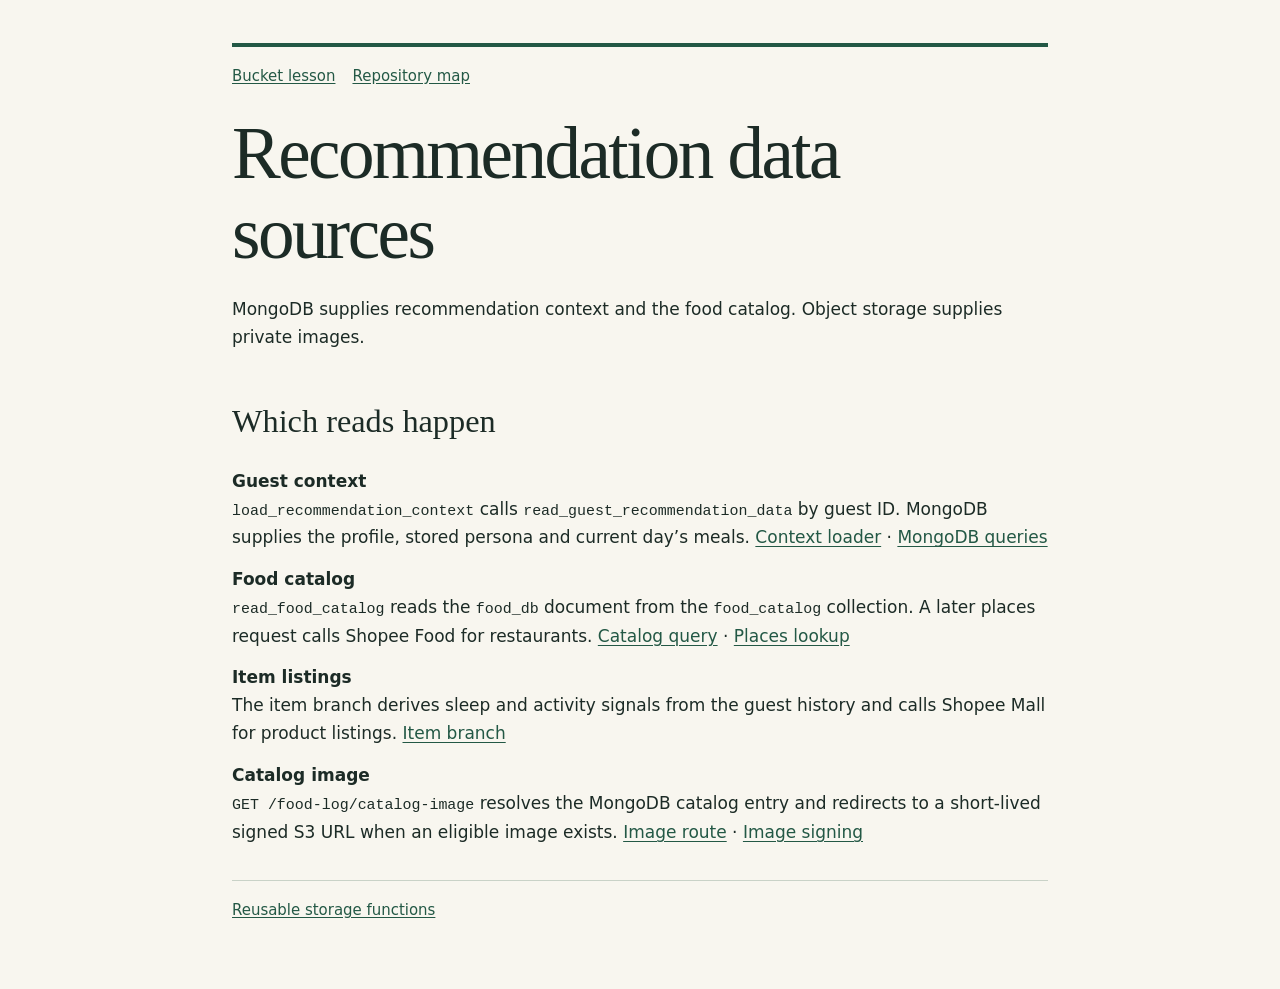
<file: reference/recommendation-data-sources.html>
<!doctype html>
<html lang="en">
<head>
  <meta charset="utf-8">
  <meta name="viewport" content="width=device-width, initial-scale=1">
  <title>Recommendation data sources</title>
  <link rel="stylesheet" href="../assets/lesson.css">
</head>
<body>
<main>
  <header>
    <nav aria-label="Course materials"><a href="../lessons/0002-trace-the-recommendation-bucket.html">Bucket lesson</a><a href="zippy-implementation.html">Repository map</a></nav>
    <h1>Recommendation data sources</h1>
    <p>MongoDB supplies recommendation context and the food catalog. Object storage supplies private images.</p>
  </header>

  <section>
    <h2>Which reads happen</h2>
    <dl>
      <dt>Guest context</dt>
      <dd><code>load_recommendation_context</code> calls <code>read_guest_recommendation_data</code> by guest ID. MongoDB supplies the profile, stored persona and current day’s meals. <a href="../BE/recommendations.py">Context loader</a> · <a href="../BE/storage.py">MongoDB queries</a></dd>
      <dt>Food catalog</dt>
      <dd><code>read_food_catalog</code> reads the <code>food_db</code> document from the <code>food_catalog</code> collection. A later places request calls Shopee Food for restaurants. <a href="../BE/storage.py">Catalog query</a> · <a href="../BE/service.py">Places lookup</a></dd>
      <dt>Item listings</dt>
      <dd>The item branch derives sleep and activity signals from the guest history and calls Shopee Mall for product listings. <a href="../BE/recommendations.py">Item branch</a></dd>
      <dt>Catalog image</dt>
      <dd><code>GET /food-log/catalog-image</code> resolves the MongoDB catalog entry and redirects to a short-lived signed S3 URL when an eligible image exists. <a href="../BE/main.py">Image route</a> · <a href="../BE/recommendations.py">Image signing</a></dd>
    </dl>
  </section>
  <footer><a href="reusable-storage-functions.html">Reusable storage functions</a></footer>
</main>
</body>
</html>
</file>
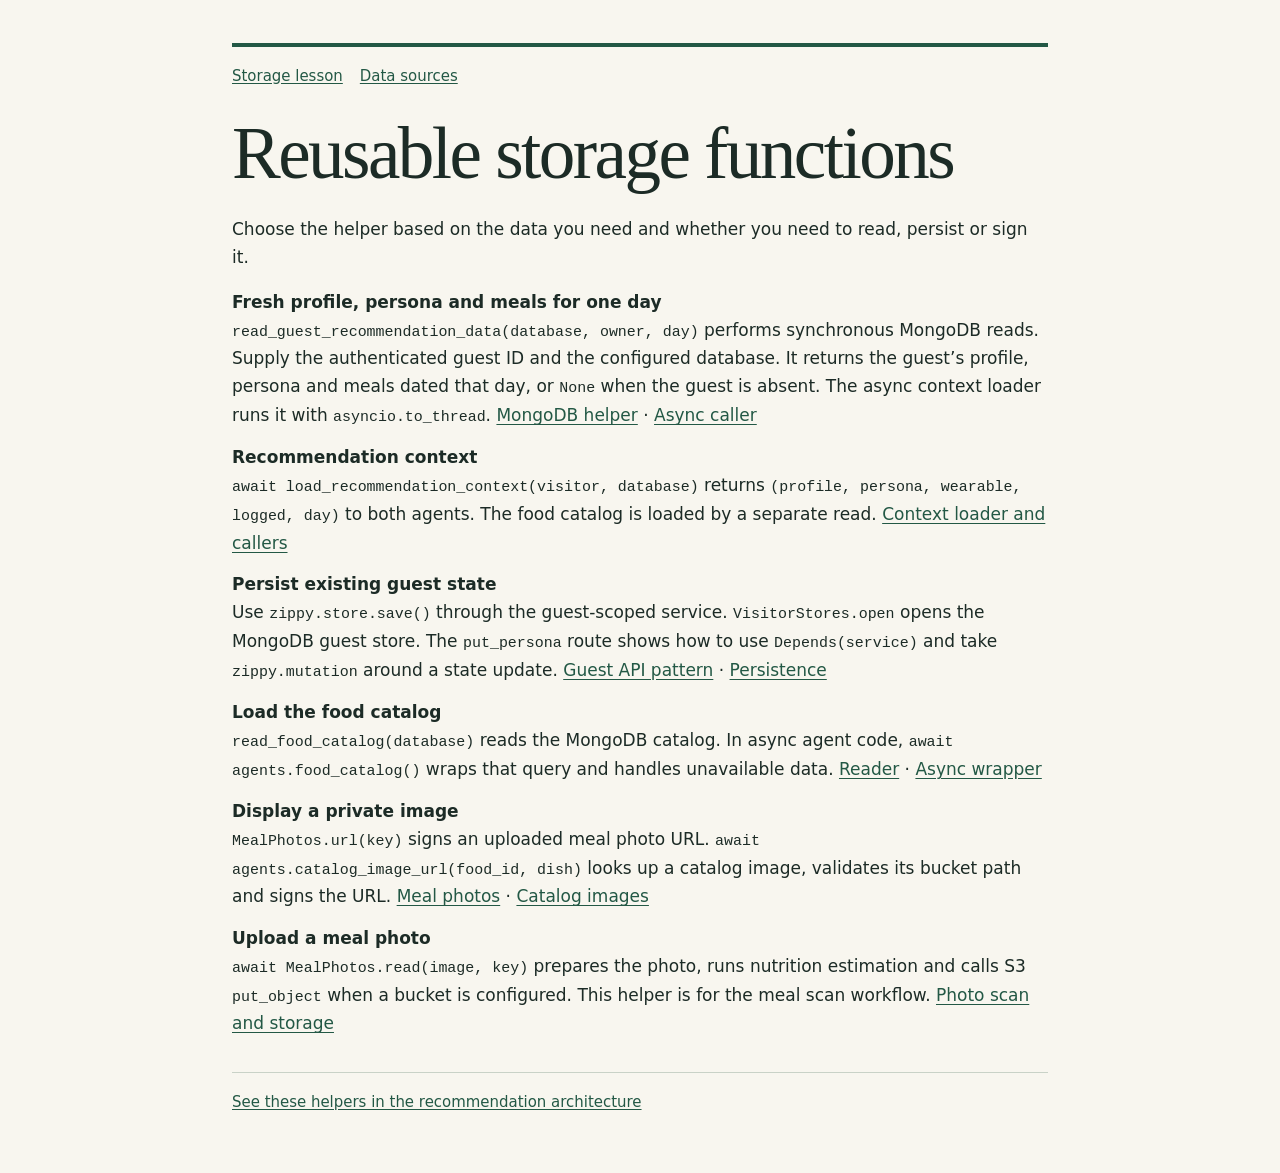
<file: reference/reusable-storage-functions.html>
<!doctype html>
<html lang="en">
<head>
  <meta charset="utf-8">
  <meta name="viewport" content="width=device-width, initial-scale=1">
  <title>Reusable storage functions</title>
  <link rel="stylesheet" href="../assets/lesson.css">
</head>
<body>
<main>
  <header>
    <nav aria-label="Course materials"><a href="../lessons/0003-reuse-the-storage-functions.html">Storage lesson</a><a href="recommendation-data-sources.html">Data sources</a></nav>
    <h1>Reusable storage functions</h1>
    <p>Choose the helper based on the data you need and whether you need to read, persist or sign it.</p>
  </header>
  <dl>
    <dt>Fresh profile, persona and meals for one day</dt>
    <dd><code>read_guest_recommendation_data(database, owner, day)</code> performs synchronous MongoDB reads. Supply the authenticated guest ID and the configured database. It returns the guest’s profile, persona and meals dated that day, or <code>None</code> when the guest is absent. The async context loader runs it with <code>asyncio.to_thread</code>. <a href="../BE/storage.py">MongoDB helper</a> · <a href="../BE/recommendations.py">Async caller</a></dd>
    <dt>Recommendation context</dt>
    <dd><code>await load_recommendation_context(visitor, database)</code> returns <code>(profile, persona, wearable, logged, day)</code> to both agents. The food catalog is loaded by a separate read. <a href="../BE/recommendations.py">Context loader and callers</a></dd>
    <dt>Persist existing guest state</dt>
    <dd>Use <code>zippy.store.save()</code> through the guest-scoped service. <code>VisitorStores.open</code> opens the MongoDB guest store. The <code>put_persona</code> route shows how to use <code>Depends(service)</code> and take <code>zippy.mutation</code> around a state update. <a href="../BE/main.py">Guest API pattern</a> · <a href="../BE/storage.py">Persistence</a></dd>
    <dt>Load the food catalog</dt>
    <dd><code>read_food_catalog(database)</code> reads the MongoDB catalog. In async agent code, <code>await agents.food_catalog()</code> wraps that query and handles unavailable data. <a href="../BE/storage.py">Reader</a> · <a href="../BE/recommendations.py">Async wrapper</a></dd>
    <dt>Display a private image</dt>
    <dd><code>MealPhotos.url(key)</code> signs an uploaded meal photo URL. <code>await agents.catalog_image_url(food_id, dish)</code> looks up a catalog image, validates its bucket path and signs the URL. <a href="../BE/integrations.py">Meal photos</a> · <a href="../BE/recommendations.py">Catalog images</a></dd>
    <dt>Upload a meal photo</dt>
    <dd><code>await MealPhotos.read(image, key)</code> prepares the photo, runs nutrition estimation and calls S3 <code>put_object</code> when a bucket is configured. This helper is for the meal scan workflow. <a href="../BE/integrations.py">Photo scan and storage</a></dd>
  </dl>
  <footer><a href="recommendation-agent-architecture.html">See these helpers in the recommendation architecture</a></footer>
</main>
</body>
</html>
</file>
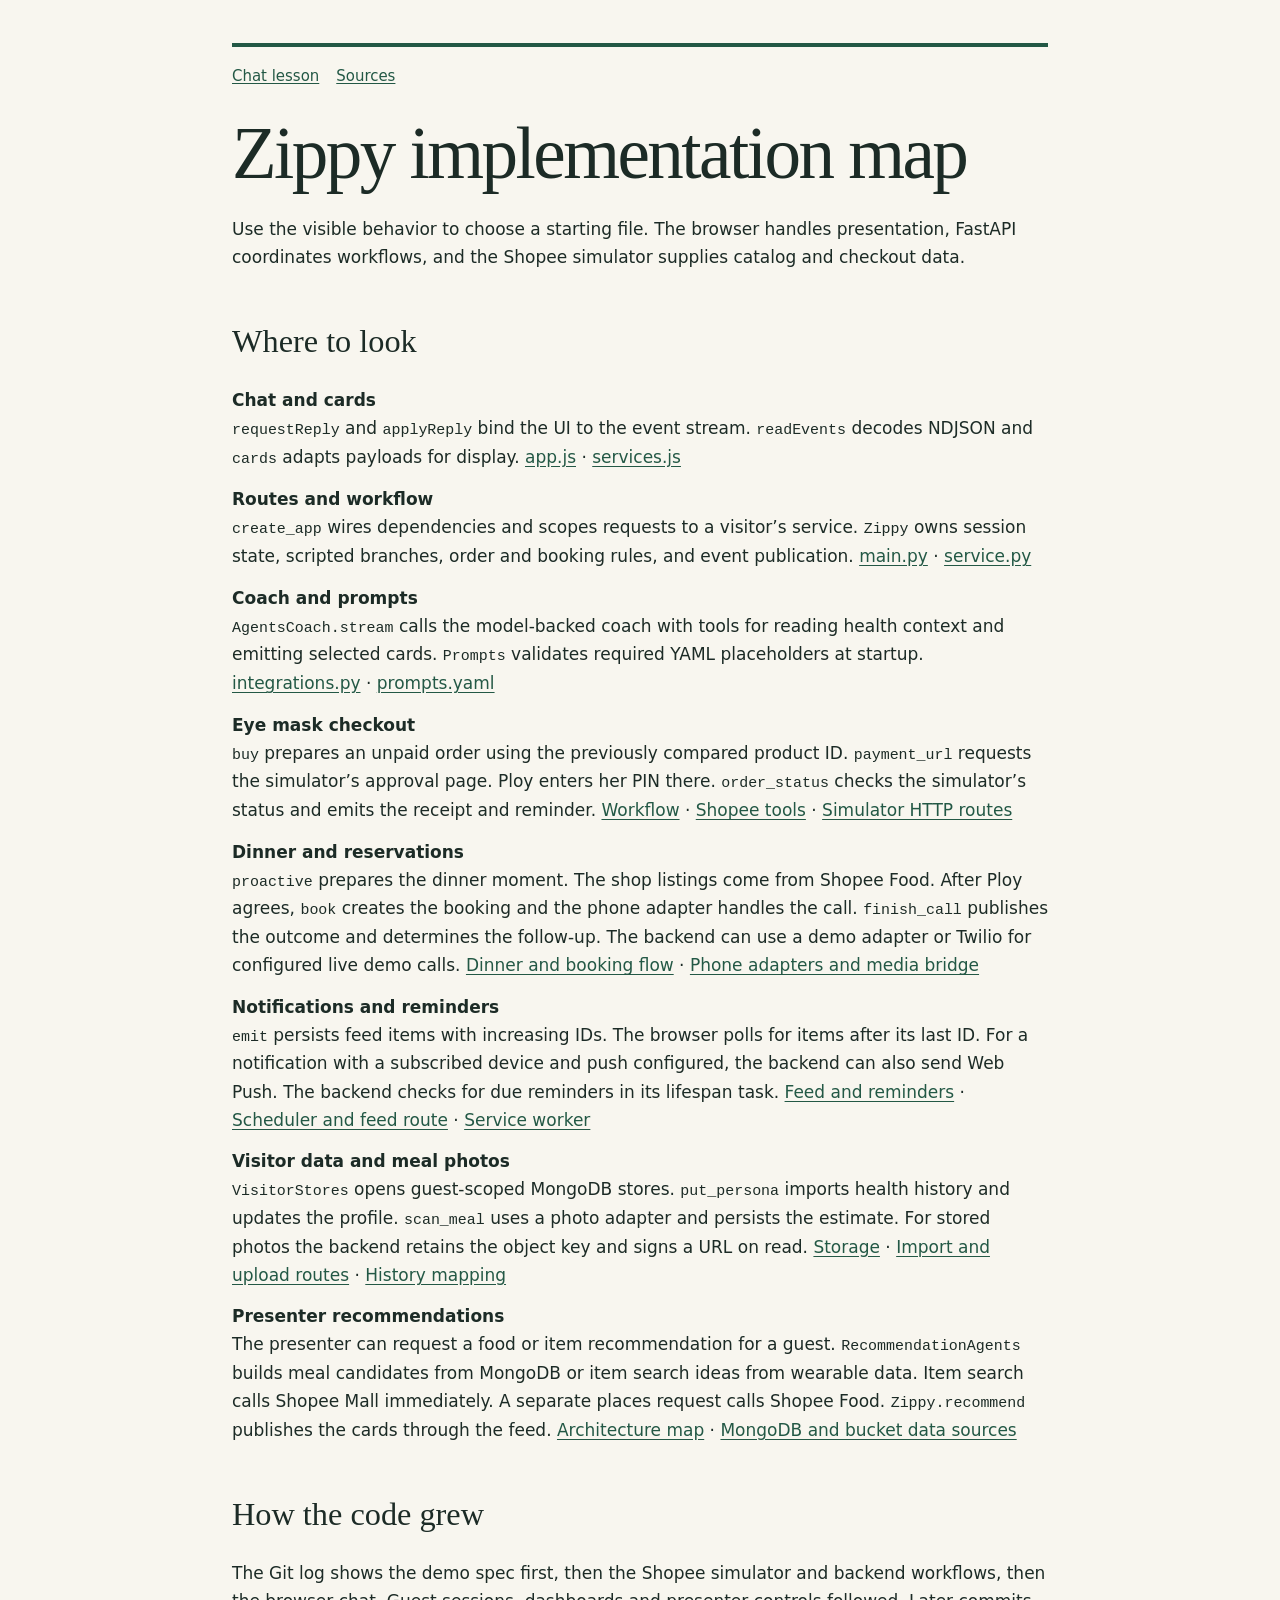
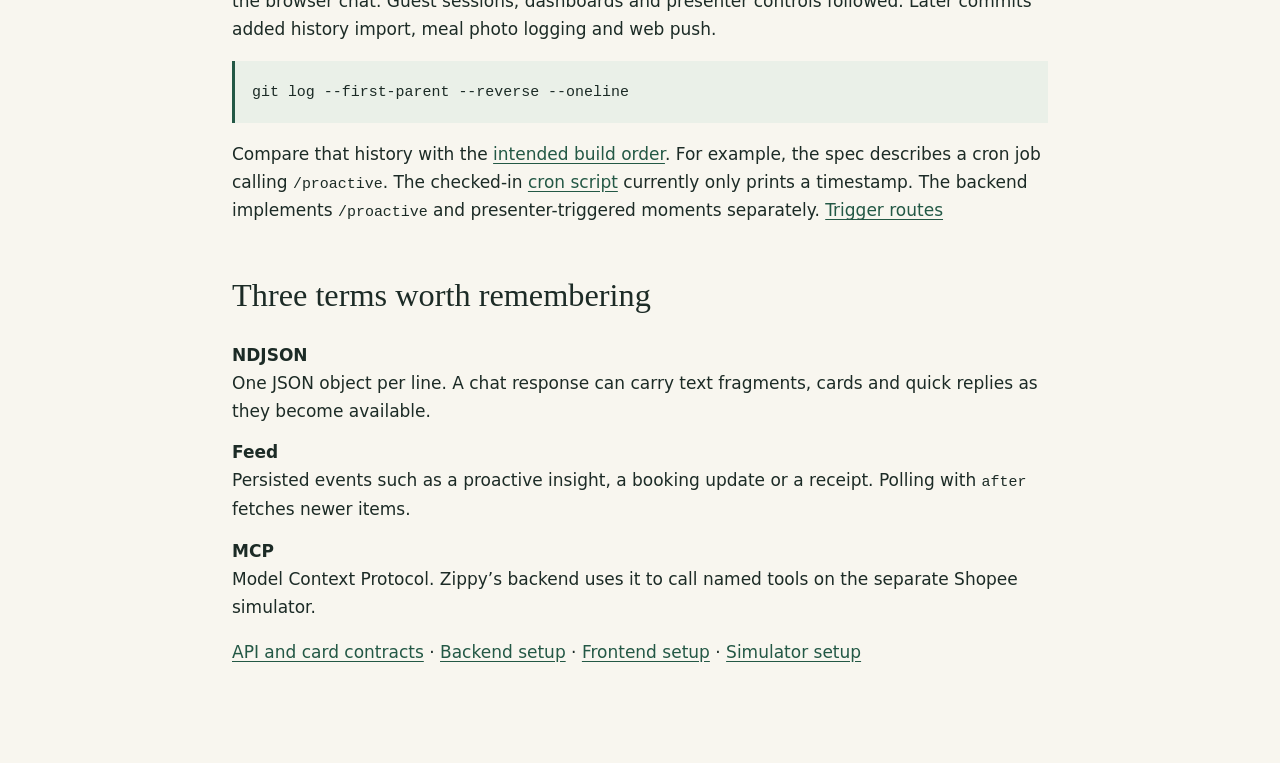
<file: reference/zippy-implementation.html>
<!doctype html>
<html lang="en">
<head>
  <meta charset="utf-8">
  <meta name="viewport" content="width=device-width, initial-scale=1">
  <title>Zippy implementation map</title>
  <link rel="stylesheet" href="../assets/lesson.css">
</head>
<body>
<main>
  <header>
    <nav aria-label="Course materials"><a href="../lessons/0001-trace-a-zippy-chat-turn.html">Chat lesson</a><a href="../RESOURCES.md">Sources</a></nav>
    <h1>Zippy implementation map</h1>
    <p>Use the visible behavior to choose a starting file. The browser handles presentation, FastAPI coordinates workflows, and the Shopee simulator supplies catalog and checkout data.</p>
  </header>

  <section>
    <h2>Where to look</h2>
    <dl>
      <dt>Chat and cards</dt>
      <dd><code>requestReply</code> and <code>applyReply</code> bind the UI to the event stream. <code>readEvents</code> decodes NDJSON and <code>cards</code> adapts payloads for display. <a href="../FE/app.js">app.js</a> · <a href="../FE/services.js">services.js</a></dd>
      <dt>Routes and workflow</dt>
      <dd><code>create_app</code> wires dependencies and scopes requests to a visitor’s service. <code>Zippy</code> owns session state, scripted branches, order and booking rules, and event publication. <a href="../BE/main.py">main.py</a> · <a href="../BE/service.py">service.py</a></dd>
      <dt>Coach and prompts</dt>
      <dd><code>AgentsCoach.stream</code> calls the model-backed coach with tools for reading health context and emitting selected cards. <code>Prompts</code> validates required YAML placeholders at startup. <a href="../BE/integrations.py">integrations.py</a> · <a href="../BE/zippy_assets/prompts.yaml">prompts.yaml</a></dd>
      <dt>Eye mask checkout</dt>
      <dd><code>buy</code> prepares an unpaid order using the previously compared product ID. <code>payment_url</code> requests the simulator’s approval page. Ploy enters her PIN there. <code>order_status</code> checks the simulator’s status and emits the receipt and reminder. <a href="../BE/service.py">Workflow</a> · <a href="../MCP/app/mcp_server.py">Shopee tools</a> · <a href="../MCP/app/main.py">Simulator HTTP routes</a></dd>
      <dt>Dinner and reservations</dt>
      <dd><code>proactive</code> prepares the dinner moment. The shop listings come from Shopee Food. After Ploy agrees, <code>book</code> creates the booking and the phone adapter handles the call. <code>finish_call</code> publishes the outcome and determines the follow-up. The backend can use a demo adapter or Twilio for configured live demo calls. <a href="../BE/service.py">Dinner and booking flow</a> · <a href="../BE/telephony.py">Phone adapters and media bridge</a></dd>
      <dt>Notifications and reminders</dt>
      <dd><code>emit</code> persists feed items with increasing IDs. The browser polls for items after its last ID. For a notification with a subscribed device and push configured, the backend can also send Web Push. The backend checks for due reminders in its lifespan task. <a href="../BE/service.py">Feed and reminders</a> · <a href="../BE/main.py">Scheduler and feed route</a> · <a href="../FE/sw.js">Service worker</a></dd>
      <dt>Visitor data and meal photos</dt>
      <dd><code>VisitorStores</code> opens guest-scoped MongoDB stores. <code>put_persona</code> imports health history and updates the profile. <code>scan_meal</code> uses a photo adapter and persists the estimate. For stored photos the backend retains the object key and signs a URL on read. <a href="../BE/storage.py">Storage</a> · <a href="../BE/main.py">Import and upload routes</a> · <a href="../BE/persona.py">History mapping</a></dd>
      <dt>Presenter recommendations</dt>
      <dd>The presenter can request a food or item recommendation for a guest. <code>RecommendationAgents</code> builds meal candidates from MongoDB or item search ideas from wearable data. Item search calls Shopee Mall immediately. A separate places request calls Shopee Food. <code>Zippy.recommend</code> publishes the cards through the feed. <a href="recommendation-agent-architecture.html">Architecture map</a> · <a href="recommendation-data-sources.html">MongoDB and bucket data sources</a></dd>
    </dl>
  </section>

  <section>
    <h2>How the code grew</h2>
    <p>The Git log shows the demo spec first, then the Shopee simulator and backend workflows, then the browser chat. Guest sessions, dashboards and presenter controls followed. Later commits added history import, meal photo logging and web push.</p>
    <pre><code>git log --first-parent --reverse --oneline</code></pre>
    <p>Compare that history with the <a href="../ZIPPY_SPEC.md#6-build-order">intended build order</a>. For example, the spec describes a cron job calling <code>/proactive</code>. The checked-in <a href="../CRON/job.py">cron script</a> currently only prints a timestamp. The backend implements <code>/proactive</code> and presenter-triggered moments separately. <a href="../BE/main.py">Trigger routes</a></p>
  </section>

  <section>
    <h2>Three terms worth remembering</h2>
    <dl>
      <dt>NDJSON</dt>
      <dd>One JSON object per line. A chat response can carry text fragments, cards and quick replies as they become available.</dd>
      <dt>Feed</dt>
      <dd>Persisted events such as a proactive insight, a booking update or a receipt. Polling with <code>after</code> fetches newer items.</dd>
      <dt>MCP</dt>
      <dd>Model Context Protocol. Zippy’s backend uses it to call named tools on the separate Shopee simulator.</dd>
    </dl>
    <p><a href="../ZIPPY_SPEC.md#5-contracts">API and card contracts</a> · <a href="../BE/README.md">Backend setup</a> · <a href="../FE/README.md">Frontend setup</a> · <a href="../MCP/README.md">Simulator setup</a></p>
  </section>
</main>
</body>
</html>
</file>
<file: FE/reference.css>
/* Screen styles adapted from the supplied Zippy demo. */
.ph{position:relative;width:390px;height:844px;overflow:hidden;border-radius:44px;border:1px solid rgba(21,28,39,.12);font-family:Quicksand,sans-serif;color:#151c27;background:#fbfaf7;display:flex;flex-direction:column;box-shadow:0 20px 50px rgba(21,28,39,.12)}
.zh{flex:none;display:flex;align-items:center;gap:10px;padding:2px 14px 8px;border-bottom:1px solid #ebe9e2}
.ib{width:40px;height:40px;border-radius:999px;border:none;background:#efdfce;display:grid;place-items:center;cursor:pointer;color:#151c27;flex:none}
.av{border-radius:999px;overflow:hidden;background:#f6e9cc;flex:none}
.chat{flex:1;min-height:0;overflow:hidden;display:flex;flex-direction:column;justify-content:flex-end;gap:14px;padding:12px 16px 8px}
.zm{display:flex;gap:8px;align-items:flex-start;flex:none}
.zt{font-size:15px;line-height:22px;font-weight:600;color:#151c27;text-wrap:pretty}
.um{align-self:flex-end;max-width:260px;padding:9px 14px;border-radius:20px 20px 6px 20px;background:#3a6758;color:#fff;font-size:14px;line-height:20px;font-weight:600;flex:none}
.card{flex:none;display:flex;flex-direction:column;border-radius:24px;background:#fff;border:1px solid #ebe9e2;overflow:hidden}
.eb{font-size:11px;font-weight:700;letter-spacing:1.3px}
.shp{display:inline-flex;align-items:center;gap:5px;height:22px;padding:0 8px 0 3px;border-radius:999px;background:#fff1ec;color:#a8321a;font-size:11px;font-weight:700;white-space:nowrap}
.shl{width:16px;height:16px;border-radius:5px;overflow:hidden;background:#fff;flex:none;display:block}
.btn{height:44px;border-radius:999px;border:none;background:#151c27;color:#fff;font:700 14px Quicksand,sans-serif;cursor:pointer;padding:0 18px;display:inline-flex;align-items:center;justify-content:center;gap:6px}
.btn2{height:44px;border-radius:999px;border:1px solid #ebe9e2;background:#fff;color:#151c27;font:700 14px Quicksand,sans-serif;cursor:pointer;padding:0 16px;display:inline-flex;align-items:center;justify-content:center;gap:6px}
.sbtn{height:40px;border-radius:999px;border:none;background:#c4381c;color:#fff;font:700 14px Quicksand,sans-serif;cursor:pointer;padding:0 16px;display:inline-flex;align-items:center;justify-content:center;gap:6px}
.chip{height:36px;padding:0 14px;border-radius:999px;border:1px solid #ebe9e2;background:#fff;color:#151c27;font:700 13px Quicksand,sans-serif;display:inline-flex;align-items:center;gap:6px;cursor:pointer}
.chip.on{background:#151c27;color:#fff;border-color:#151c27}
.dock{flex:none;padding:8px 40px 26px;display:flex;align-items:center;justify-content:space-between}
.dk{width:44px;height:44px;border:none;background:transparent;color:#717975;display:grid;place-items:center;cursor:pointer}
.mic{width:64px;height:64px;border-radius:999px;border:none;background:#3a6758;display:grid;place-items:center;cursor:pointer;box-shadow:0 4px 8px rgba(0,0,0,.2);padding:0}
.sheetbg{position:absolute;inset:0;background:rgba(21,28,39,.35);backdrop-filter:blur(6px);-webkit-backdrop-filter:blur(6px);z-index:3}
.sheet{position:absolute;left:0;right:0;bottom:0;z-index:4;background:#fbfaf7;border-radius:28px 28px 0 0;padding:10px 20px 30px;display:flex;flex-direction:column;gap:14px}
.row{display:flex;align-items:center;justify-content:space-between;font-size:14px;font-weight:600;color:#404945}
.hist{flex:none;display:flex;flex-direction:column;gap:12px;-webkit-mask-image:linear-gradient(to bottom,transparent 0,rgba(0,0,0,.25) 40%,rgba(0,0,0,.7) 100%);mask-image:linear-gradient(to bottom,transparent 0,rgba(0,0,0,.25) 40%,rgba(0,0,0,.7) 100%)}
.hist .zt{font-size:14px;line-height:20px;color:#404945}
.hist .um{font-size:13px;padding:7px 12px}
.dvd{flex:none;display:flex;align-items:center;gap:8px;font-size:11px;font-weight:700;color:#717975;white-space:nowrap}
.dvd span{flex:1;height:1px;background:#ebe9e2}
.mini{flex:none;align-self:flex-start;margin-left:32px;max-width:280px;display:flex;align-items:center;gap:10px;padding:8px 12px 8px 8px;border-radius:16px;background:#fff;border:1px solid #ebe9e2;font-size:12px;line-height:16px;font-weight:600;color:#404945}
.mini b{display:block;font-size:13px;color:#151c27}
.lbl{font-size:13px;line-height:18px;font-weight:600;color:#404945}
.hero{font-size:48px;line-height:50px;font-weight:700;letter-spacing:-1.5px;color:#151c27}
.mut{font-size:12px;line-height:16px;font-weight:600;color:#717975}
.tk{font-size:10px;font-weight:600;color:#717975;font-variant-numeric:tabular-nums}
.gh{flex:none;display:flex;align-items:center;gap:10px;padding:2px 14px 10px}
.gt{flex:1;text-align:center;font-size:16px;font-weight:700}
.gb{flex:1;min-height:0;overflow:hidden;display:flex;flex-direction:column;gap:14px;padding:6px 16px 24px}
.sec{font-size:13px;font-weight:700;color:#404945;padding:0 4px}
.gr{display:flex;align-items:center;gap:12px;padding:12px 0;border-top:1px solid #ebe9e2;font-size:14px;font-weight:600;color:#151c27}
.gr:first-child{border-top:none}
.gi{width:32px;height:32px;border-radius:10px;display:grid;place-items:center;flex:none;background:#f3eee6;color:#404945}
.gv{font-size:14px;font-weight:600;color:#404945;font-variant-numeric:tabular-nums}
.sw{width:44px;height:26px;border-radius:999px;border:none;padding:3px;box-sizing:border-box;cursor:pointer;flex:none;display:flex}
.sw span{width:20px;height:20px;border-radius:999px;background:#fff}
.sw.on{background:#3a6758;justify-content:flex-end}
.sw.off{background:#d5ddd9;justify-content:flex-start}
.bar{height:6px;border-radius:999px;background:#eef1ef;display:flex}
.bar span{border-radius:999px;background:#3a6758}
.ask{position:absolute;left:16px;right:16px;bottom:24px;height:56px;border-radius:999px;border:none;background:#151c27;color:#fff;display:flex;align-items:center;gap:10px;padding:0 8px 0 10px;font:600 15px Quicksand,sans-serif;cursor:pointer;box-shadow:0 10px 24px rgba(21,28,39,.25)}
.tl{display:flex;flex-direction:column;gap:2px;max-width:85%;padding:8px 12px;border-radius:16px;font-size:13px;line-height:18px;font-weight:600}
@keyframes zpwave{0%,100%{transform:scaleY(.3)}50%{transform:scaleY(1)}}
@keyframes zpring{0%{transform:scale(1);opacity:.5}100%{transform:scale(1.7);opacity:0}}
</file>
<file: FE/styles.css>
@font-face {
  font-family: Quicksand;
  src: url("./assets/quicksand.woff2") format("woff2");
  font-weight: 300 700;
  font-display: swap;
}

@font-face {
  font-family: "Material Icons";
  src: url("./assets/material-icons.woff2") format("woff2");
  font-display: block;
}

* { box-sizing: border-box; }
body {
  margin: 0;
  min-height: 100dvh;
  display: grid;
  place-items: center;
  background: #e6e9f2;
  color: #151c27;
  font: 500 16px/1.5 Quicksand, system-ui, sans-serif;
  -webkit-font-smoothing: antialiased;
}
button, input { font: inherit; }
button { cursor: pointer; }
button:disabled { cursor: wait; opacity: .65; }
:focus-visible { outline: 2px solid #3a6758; outline-offset: 2px; }
[hidden] { display: none !important; }
.visually-hidden { position: absolute; width: 1px; height: 1px; overflow: hidden; clip-path: inset(50%); white-space: nowrap; }
.material-icons { font: normal 400 24px/1 "Material Icons"; font-feature-settings: "liga"; letter-spacing: normal; white-space: nowrap; }

.ph, .history-modal { width: min(390px, 100%); height: min(800px, var(--app-height, 100dvh)); }
.zh { justify-content: space-between; padding: 12px 14px; }
.brand { display: flex; align-items: center; gap: 8px; }
.brand h1 { margin: 0; font-size: 17px; }
.brand img { width: 29px; height: 29px; }
.chat { overflow: auto; overflow-anchor: none; justify-content: safe flex-end; scrollbar-width: none; container-type: size; }
.chat:has(.empty-chat[hidden]) {
  --chat-fade-height: 32px;
  /* Keep the first message clear of the fade when scrolled all the way up. */
  padding-top: var(--chat-fade-height);
  -webkit-mask-image: linear-gradient(to bottom, transparent, black var(--chat-fade-height));
  mask-image: linear-gradient(to bottom, transparent, black var(--chat-fade-height));
}
.chat > * { flex-shrink: 0; }
.empty-chat { flex: 1; display: grid; place-content: center; justify-items: center; gap: 14px; }
.empty-mascot { width: 104px; height: auto; filter: drop-shadow(0 10px 18px #151c271f); animation: mascot-bob 3.2s ease-in-out infinite; }
@keyframes mascot-bob { 50% { translate: 0 -6px; } }
.empty-chat p { margin: 0; color: #3b4944; font-weight: 700; }
.live-turns, .latest-turn, .assistant-turn, .user-turn { display: flex; flex-direction: column; gap: 12px; }
/* Let the latest reply grow downward from its prompt until it fills the chat area. */
.latest-turn { min-block-size: 100cqh; }
.live-turns:empty { display: none; }
.live-avatar { width: 24px; height: 24px; }
.live-turns .um { margin: 0; }
.live-turns .um, .live-turns .zt { white-space: pre-wrap; overflow-wrap: anywhere; }
.md { min-width: 0; flex: 1; display: grid; gap: 8px; }
.md > * { margin: 0; }
.md h3, .md h4 { font-size: 16px; line-height: 22px; }
.md ul, .md ol { padding-left: 20px; display: grid; gap: 4px; white-space: normal; }
.md code { padding: 1px 5px; border-radius: 6px; background: #f3eee6; font: 600 13px ui-monospace, Menlo, monospace; }
.md pre { padding: 10px 12px; border-radius: 12px; background: #f3eee6; overflow-x: auto; white-space: pre; }
.md pre code { padding: 0; background: none; }
.md a { color: #3a6758; font-weight: 700; }
.recommendation-references { display: flex; flex-wrap: wrap; gap: 6px 14px; padding: 0 14px; font-size: 14px; }
.recommendation-references a { color: #3a6758; font-weight: 700; text-decoration: underline; }
.md-table { overflow-x: auto; border: 1px solid #ebe9e2; border-radius: 14px; background: #fff; white-space: normal; }
.md-table table { border-collapse: collapse; width: 100%; font-size: 13px; line-height: 18px; }
.md-table th, .md-table td { padding: 8px 10px; text-align: left; border-top: 1px solid #ebe9e2; overflow-wrap: normal; }
.md-table th { border-top: 0; background: #f7f5f0; font-weight: 700; white-space: nowrap; }
.message-enter { animation: rise-in 240ms ease-out both; }
.message-error { display: flex; align-items: center; align-self: flex-end; gap: 6px; text-align: right; font-size: 12px; color: #83514c; }
.message-error .chip { height: 30px; }
.result-card { gap: 10px; padding: 14px; }
.result-card h2 { margin: 0; font-size: 17px; overflow-wrap: anywhere; }
.result-card p { margin: 0; }
.result-card .shp { align-self: flex-start; flex: none; padding-inline: 6px; }
.shp-logo { display: block; height: 16px; width: auto; }
.result-image { width: calc(100% + 28px); max-height: 180px; object-fit: cover; margin: -14px -14px 0; }
.result-map { display: block; width: 100%; height: 146px; border: 0; border-radius: 12px; background: #eeece5; }
.result-rows { display: grid; gap: 7px; margin: 0; overflow-wrap: anywhere; }
.result-rows .row { gap: 10px; }
.result-rows dd { margin: 0; text-align: right; font-weight: 700; }
.card-group { display: grid; gap: 10px; }
.card-group.carousel { display: flex; overflow-x: auto; scroll-snap-type: x mandatory; }
.carousel .result-card { flex: 0 0 min(260px, 83%); scroll-snap-align: start; }
.quick-replies { display: flex; flex-wrap: wrap; gap: 8px; }
.dash-link { flex: none; align-self: center; display: inline-flex; align-items: center; height: 30px; margin: 8px 0 0; padding: 0 8px 0 14px; border: 1px solid #ebe9e2; border-radius: 999px; background: #fff; color: #151c27; font-size: 13px; font-weight: 700; text-decoration: none; }
.dash-link .material-icons { font-size: 18px; color: #717975; }
.msg-actions { display: flex; gap: 2px; margin-left: 30px; }
.live-turns[data-replying] .msg-actions { visibility: hidden; }
.msg-actions button { width: 32px; height: 32px; border: none; background: transparent; display: grid; place-items: center; cursor: pointer; color: #717975; border-radius: 999px; }
.msg-actions button:active { opacity: .7; }
.msg-actions button[aria-pressed="true"] { color: #3a6758; }
.msg-actions .material-icons { font-size: 16px; }
.result-card > a { text-decoration: none; }

.dock { display: block; padding: 6px 14px max(22px, env(safe-area-inset-bottom)); min-height: 92px; }
.dock-keyboard { display: flex; align-items: center; gap: 8px; min-height: 64px; animation: rise-in 220ms cubic-bezier(.2, .7, .3, 1) both; }
.dock-default { display: grid; grid-template-columns: 1fr auto 1fr; align-items: center; padding: 0 18px 14px; animation: rise-in 220ms ease-out both; }
.dock-default .dk-type, .dock-default .dk-cancel { grid-area: 1 / 1; justify-self: start; }
.dock-default .mic { grid-area: 1 / 2; }
.dock-default .dk-photo { grid-area: 1 / 3; justify-self: end; }

/* Side controls: a soft round target with a label, so each one reads as a button */
.dk { width: auto; height: auto; display: flex; flex-direction: column; align-items: center; gap: 3px; padding: 0; color: #404945; -webkit-tap-highlight-color: transparent; transition: opacity 180ms ease, transform 180ms ease, visibility 0s; }
.dk-icon { width: 48px; height: 48px; display: grid; place-items: center; border-radius: 999px; background: #f1ede5; transition: background 160ms ease, transform 120ms ease, color 160ms ease; }
.dk-icon .material-icons { font-size: 22px; }
.dk { position: relative; }
.dk-label { position: absolute; top: calc(100% + 4px); left: 50%; transform: translateX(-50%); white-space: nowrap; font-size: 11px; font-weight: 700; color: #5c6963; letter-spacing: .2px; }
.dk:hover .dk-icon { background: #e7e0d3; color: #151c27; }
.dk:active .dk-icon { transform: scale(.9); background: #ddd5c6; }
.dk:focus-visible { outline: none; }
.dk:focus-visible .dk-icon { outline: 2px solid #3a6758; outline-offset: 2px; }

/* Voice mode: Type becomes Cancel, Photo steps aside, the mic is the only action */
.dk-cancel { visibility: hidden; opacity: 0; transform: scale(.8); }
.dock[data-mode="voice"] .dk-type, .dock[data-mode="voice"] .dk-photo { visibility: hidden; opacity: 0; transform: scale(.8); transition: opacity 160ms ease, transform 160ms ease, visibility 0s 160ms; }
.dock[data-mode="voice"] .dk-cancel { visibility: visible; opacity: 1; transform: none; }
.dock[data-mode="voice"] .dk-cancel .dk-icon { background: #fde8e2; color: #a8321a; }

/* Mic: lifts on hover, presses in, rings while listening */
.mic { position: relative; width: 68px; height: 68px; isolation: isolate; -webkit-tap-highlight-color: transparent; box-shadow: 0 6px 16px #3a675859, 0 2px 4px #0000001f; transition: transform 140ms ease, box-shadow 160ms ease, background 200ms ease; }
.mic:hover { transform: translateY(-1px); box-shadow: 0 10px 22px #3a675866, 0 2px 4px #0000001f; }
.mic:active { transform: scale(.93); box-shadow: 0 3px 8px #3a675859; }
.mic-ring { position: absolute; inset: 0; z-index: -1; border-radius: 999px; background: #3a6758; opacity: 0; pointer-events: none; }
.dock[data-voice-state="listening"] .mic { background: #2f5b4d; }
.dock[data-voice-state="listening"] .mic-ring { animation: zpring 1.3s ease-out infinite; }
.dock[data-voice-state="starting"] .mic { background: #4f7d6e; }
.dock[data-voice-state="transcribing"] .mic { background: #6f8f84; }
.dock[data-voice-state="transcribing"] .wave i { opacity: .55; }
.composer-pill {
  display: flex;
  align-items: center;
  gap: 8px;
  flex: 1;
  min-width: 0;
  height: 56px;
  padding: 0 8px 0 16px;
  border-radius: 999px;
  background: #151c27;
  color: #fff;
  box-shadow: 0 8px 18px #151c272b;
}
.chat-input { flex: 1; min-width: 0; border: 0; outline: 0; caret-color: #a7d7c5; background: transparent; color: inherit; font-weight: 600; }
.chat-input::placeholder { color: #edeee9; opacity: 1; }
.send-message { display: grid; place-items: center; width: 40px; height: 40px; flex-shrink: 0; border: 0; border-radius: 50%; color: #fff; background: #3a6758; transition: transform 120ms ease, background 160ms ease; }
.send-message[data-empty="true"] { background: #ffffff1f; }
.send-message:hover { background: #4a7a6a; }
.send-message:active { transform: scale(.9); }
.send-message .material-icons { font-size: 20px; }
.dock-back { flex-shrink: 0; width: 48px; height: 48px; display: grid; place-items: center; border: 0; border-radius: 999px; background: #f1ede5; color: #404945; transition: background 160ms ease, transform 120ms ease; }
.dock-back:hover { background: #e7e0d3; }
.dock-back:active { transform: scale(.9); }
.dock-voice { display: grid; justify-items: center; gap: 2px; padding: 10px 8px 0; animation: rise-in 220ms ease-out both; }
.wave { display: flex; align-items: center; justify-content: center; height: 32px; gap: 4px; }
.wave i { width: 4px; height: 13px; border-radius: 8px; background: #fff; }
.wave i:nth-child(even) { height: 22px; }
.wave i:nth-child(3) { height: 29px; }
.dock[data-voice-state="listening"] .wave i,
.dock[data-voice-state="starting"] .wave i { animation: zpwave 850ms ease-in-out infinite alternate; }
.wave i:nth-child(2n) { animation-delay: -.22s !important; }
.wave i:nth-child(3) { animation-delay: -.4s !important; }
.voice-transcript { margin: 0; max-height: 6em; overflow: auto; text-align: center; font-weight: 600; overflow-wrap: anywhere; }
.voice-transcript:empty { display: none; }
.typing-dots { display: flex; align-items: center; gap: 5px; margin-left: 32px; height: 24px; }
.typing-dots i { width: 6px; height: 6px; border-radius: 50%; background: #3a6758; animation: reply-dot 1s ease-in-out infinite; }
.typing-dots i:nth-child(2) { animation-delay: .14s; }
.typing-dots i:nth-child(3) { animation-delay: .28s; }
.typing-dots .typing-status { margin-left: 6px; font-size: 13px; line-height: 18px; font-weight: 600; color: #404945; }

.history-modal {
  overflow: hidden;
  max-width: none;
  max-height: none;
  padding: 0;
  border: 0;
  border-radius: 44px;
  background: transparent;
}
.history-modal::backdrop { background: transparent; }
.history-scrim { position: absolute; inset: 0; background: #151c2759; animation: fade-in 220ms ease-out both; }
.history-drawer {
  position: relative;
  display: flex;
  flex-direction: column;
  align-items: stretch;
  gap: 16px;
  padding: 16px 14px;
  width: min(290px, 85%);
  height: 100%;
  background: #fbfaf7;
  box-shadow: 10px 0 30px #151c2729;
  animation: drawer-in 260ms cubic-bezier(.2, .7, .3, 1) both;
}
.history-modal.closing .history-drawer { animation: drawer-out 180ms ease-in both; }
.history-modal.closing .history-scrim { animation: fade-out 180ms ease-in both; }
.history-drawer header { display: flex; align-items: center; justify-content: space-between; }
.history-drawer h2 { margin: 0; font-size: 20px; }
.history-empty, .history-status { margin: 0; color: #5c6963; font-size: 14px; }
.history-status:empty { display: none; }
.history-list { list-style: none; overflow: auto; margin: 0; padding: 0; }
.history-list li { display: flex; align-items: center; gap: 4px; }
.history-chat { flex: 1; min-width: 0; display: block; padding: 11px 12px; border: 0; background: transparent; border-radius: 12px; color: inherit; font-weight: 600; text-align: left; text-overflow: ellipsis; overflow: hidden; white-space: nowrap; }
.history-chat:hover, .history-chat[aria-current="true"] { background: #e7eee9; }
.history-delete { flex: none; display: grid; place-items: center; width: 40px; height: 40px; border: 0; border-radius: 12px; background: transparent; color: #5c6963; }
.history-delete:hover:not(:disabled) { background: #f3e5e0; color: #83514c; }
.history-delete .material-icons { font-size: 20px; }
.visitor-actions { display: grid; gap: 6px; }
.visitor-actions a { text-decoration: none; }
.visitor-actions p { margin: 0; }

.order-dialog { width: min(360px, calc(100% - 28px)); padding: 17px; border: 1px solid #ebe9e2; border-radius: 24px; background: #fbfaf7; color: #151c27; }
.order-dialog::backdrop { background: #151c2759; }
.order-dialog form { float: right; }
.order-dialog h2 { margin: 5px 0 14px; font-size: 19px; }
.order-dialog [data-action="checkout"], .order-link { width: 100%; margin-top: 14px; }
.order-dialog[open] { animation: rise-in 200ms ease-out both; }
.scan-dialog { width: min(390px, calc(100% - 28px)); max-height: calc(100dvh - 28px); padding: 17px; border: 1px solid #ebe9e2; border-radius: 24px; background: #fbfaf7; color: #151c27; }
.scan-dialog::backdrop { background: #151c2759; }
.scan-header, .scan-total, .scan-items li { display: flex; justify-content: space-between; align-items: center; gap: 12px; }
.scan-header { margin-bottom: 12px; }
.scan-header h2, .scan-total h3 { margin: 0; font-size: 19px; }
.scan-preview { display: block; width: 100%; max-height: min(220px, 30dvh); object-fit: contain; border-radius: 16px; background: #eae7dc; }
.scan-status { display: flex; align-items: center; gap: 8px; margin: 12px 0; font-weight: 700; color: #376556; }
.scan-dialog[data-busy] .scan-status::before { content: ""; width: 13px; height: 13px; flex: none; border: 2px solid #b5c9bf; border-top-color: #376556; border-radius: 50%; animation: scan-spin 750ms linear infinite; }
@keyframes scan-spin { to { transform: rotate(1turn); } }
@media (prefers-reduced-motion: reduce) { .scan-dialog[data-busy] .scan-status::before { animation: none; } }
.scan-kcal { color: #376556; white-space: nowrap; }
.scan-macros, .scan-uncertainty { margin: 8px 0 12px; font-size: 13px; }
.scan-items { list-style: none; padding: 0; margin: 0; }
.scan-items li { padding: 8px 0; border-top: 1px solid #ebe9e2; font-size: 13px; }
.scan-items li span:last-child { white-space: nowrap; }
.scan-log, .scan-retry { width: 100%; margin-top: 8px; text-align: center; }
.onboarding-dialog { width: min(360px, calc(100% - 28px)); max-height: calc(100dvh - 28px); padding: 24px; border: 1px solid #ebe9e2; border-radius: 24px; background: #fbfaf7; color: #151c27; }
.onboarding-dialog::backdrop { background: #151c2759; backdrop-filter: blur(5px); }
.onboarding-dialog h2 { margin: 0 0 8px; font-size: 22px; }
.onboarding-dialog p { margin: 0 0 14px; }
.onboarding-form, .onboarding-form label { display: grid; gap: 8px; }
.onboarding-form { gap: 13px; margin-bottom: 14px; }
.onboarding-form label { font-size: 14px; font-weight: 600; }
.onboarding-form input { width: 100%; padding: 10px; border: 1px solid #dadfd9; border-radius: 10px; background: white; color: inherit; font: inherit; font-size: 16px; }
.onboarding-dialog .demo-entry { display: inline-flex; align-items: center; margin-top: 8px; }

#feedback:not(:empty) { position: fixed; bottom: 8px; left: 50%; transform: translateX(-50%); width: min(350px, calc(100% - 32px)); margin: 0; padding: 8px 12px; border-radius: 12px; background: #151c27; color: #fff; text-align: center; font-size: 13px; pointer-events: none; }
@keyframes rise-in { from { opacity: 0; translate: 0 7px; } to { opacity: 1; translate: 0 0; } }
@keyframes fade-in { from { opacity: 0; } }
@keyframes fade-out { to { opacity: 0; } }
@keyframes drawer-in { from { transform: translateX(-100%); } }
@keyframes drawer-out { to { transform: translateX(-100%); } }
@keyframes reply-dot { 0%, 60%, 100% { translate: 0 0; opacity: .45; } 30% { translate: 0 -3px; opacity: 1; } }

@media (max-width: 480px) {
  /* --app-height follows the visible area, so the iOS keyboard pushes the dock up instead of covering it. */
  body { min-height: var(--app-height, 100dvh); overflow: hidden; }
  .ph, .history-modal { width: 100%; height: var(--app-height, 100dvh); border: 0; border-radius: 0; box-shadow: none; }
}
@media (prefers-reduced-motion: reduce) {
  *, *::before, *::after { animation: none !important; transition: none !important; }
}

/* Header status, pages and navigation */
.brand > div { display: flex; flex-direction: column; line-height: 1.1; }
.header-status { font-size: 11px; font-weight: 700; color: #3a6758; }
.ph:not([data-view="chat"]) > .zh, .ph:not([data-view="chat"]) > .dash-link,.ph:not([data-view="chat"]) > .chat, .ph:not([data-view="chat"]) > .dock { display: none; }
.page { position: relative; flex: 1; min-height: 0; display: flex; flex-direction: column; padding-top: 12px; }
.ph[data-nav-dir="forward"] > .page:not([hidden]) { animation: nav-forward 260ms cubic-bezier(.2, .7, .3, 1) both; }
.ph[data-nav-dir="back"] > .page:not([hidden]), .ph[data-nav-dir="back"][data-view="chat"] > .chat { animation: nav-back 260ms cubic-bezier(.2, .7, .3, 1) both; }
@keyframes nav-forward { from { transform: translateX(24%); opacity: 0; } }
@keyframes nav-back { from { transform: translateX(-18%); opacity: 0; } }
.card-link { display: flex; align-items: center; justify-content: space-between; padding: 12px 0 6px; border-top: 1px solid #ebe9e2; font-size: 14px; font-weight: 700; color: #3a6758 !important; }
.zh a.ib { text-decoration: none; }
.page a { color: inherit; text-decoration: none; }
.page .ib { text-decoration: none; }
.avatar-btn { overflow: hidden; padding: 0; }
.avatar-btn img, .page .av img { width: 100%; height: 100%; object-fit: cover; display: block; }
.page-title { display: flex; flex-direction: column; align-items: center; }
.page-title h2 { margin: 0; font-size: 16px; }
.page-title .mut { font-size: 11px; }
.page-body { overflow: auto; scrollbar-width: none; padding-bottom: 100px; }
.page-body > * { flex-shrink: 0; }
.page-status { flex: 1; display: grid; place-content: center; justify-items: center; gap: 12px; padding: 24px; text-align: center; color: #404945; font-weight: 600; }
.page-status p { margin: 0; }
.card.pad { padding: 16px; gap: 12px; }
.split { display: flex; align-items: flex-end; justify-content: space-between; gap: 12px; }
.split > div:first-child { display: flex; flex-direction: column; gap: 2px; }
.split-end { display: flex; flex-direction: column; align-items: flex-end; gap: 2px; padding-bottom: 6px; text-align: right; font-size: 13px; }
.mood { display: flex; align-items: center; gap: 4px; font-size: 13px; font-weight: 700; }
.rec-bars { display: flex; align-items: flex-end; gap: 6px; height: 44px; border-bottom: 1px solid #e2e0da; }
.rec-bars span { flex: 1; border-radius: 4px 4px 0 0; }
.rec-days { display: flex; gap: 6px; margin-top: -6px; }
.rec-days span { flex: 1; text-align: center; }
.progress-card { padding: 4px 16px 8px; }
.progress-row { display: flex; flex-direction: column; gap: 6px; padding: 11px 0; border-top: 1px solid #ebe9e2; }
.progress-row:first-child { border-top: 0; }
.progress-row .split { align-items: baseline; font-size: 14px; }
.num { font-size: 13px; font-weight: 700; font-variant-numeric: tabular-nums; white-space: nowrap; }
.num .mut { font-weight: 600; }
.small { font-size: 11px; }
.mut.small { display: flex; align-items: center; gap: 3px; }
.list-card { padding: 2px 14px; }
.gr .when { width: 40px; font-size: 12px; font-weight: 700; color: #151c27; }
.empty-row { margin: 0; padding: 14px 0; }
.ask .ask-main { flex: 1; display: flex; align-items: center; gap: 10px; color: #fff; text-decoration: none; min-width: 0; }
.ask-icon { width: 40px; height: 40px; border: 0; border-radius: 999px; background: #3a6758; color: #fff; display: grid; place-items: center; flex: none; }
.week { display: grid; grid-template-columns: repeat(7, minmax(0, 1fr)); gap: 4px; }
.day { height: 52px; border: 0; border-radius: 16px; background: transparent; color: #404945; display: flex; flex-direction: column; align-items: center; justify-content: center; gap: 2px; font-size: 11px; font-weight: 600; }
.day b { font-size: 15px; }
.day[aria-pressed="true"] { background: #151c27; color: #fff; }
.macro { display: flex; align-items: center; gap: 10px; font-size: 13px; }
.macro > b { flex: 0 0 56px; }
.macro .bar { flex: 1; }
.macro .num { flex: 0 0 76px; text-align: right; font-size: 12px; }
.meal-thumb { width: 44px; height: 44px; border-radius: 12px; background: #efdfce; display: grid; place-items: center; color: #404945; flex: none; }
.meal-thumb-button { position: relative; border: 0; padding: 0; overflow: hidden; }
.meal-thumb-button:disabled { opacity: 1; cursor: default; }
.meal-thumb-button img { position: absolute; inset: 0; width: 100%; height: 100%; object-fit: cover; opacity: 0; }
.meal-thumb-button img.loaded { opacity: 1; }
.meal-photo-dialog { width: min(390px, calc(100% - 28px)); padding: 16px; border: 1px solid #ebe9e2; border-radius: 24px; background: #fbfaf7; color: #151c27; }
.meal-photo-dialog::backdrop { background: #151c2759; }
.meal-photo-dialog form { display: flex; align-items: center; justify-content: space-between; gap: 12px; }
.meal-photo-dialog h2 { margin: 0; font-size: 17px; overflow-wrap: anywhere; }
.meal-photo-dialog img { display: block; width: 100%; max-height: 65dvh; object-fit: contain; margin-top: 10px; border-radius: 14px; }
.meal-thumb.dashed { background: transparent; border: 2px dashed #a7d7c5; color: #3a6758; }
.meal-text { flex: 1; min-width: 0; display: flex; flex-direction: column; gap: 1px; }
.meal-text b { font-size: 14px; overflow: hidden; text-overflow: ellipsis; white-space: nowrap; }
.meal-num { display: flex; flex-direction: column; align-items: flex-end; font-variant-numeric: tabular-nums; }
.profile-head { display: flex; align-items: center; gap: 14px; padding: 4px; }
.profile-avatar {
  display: grid;
  place-items: center;
  width: 64px;
  height: 64px;
  background: #e6f2ec;
  color: #3a6758;
  font-size: 28px;
  font-weight: 700;
  text-transform: uppercase;
}
.profile-head > span:last-child { display: flex; flex-direction: column; gap: 2px; }
.profile-name { font-size: 22px; line-height: 28px; }
.app-logo { border-radius: 14px; overflow: hidden; background: #fff; border: 1px solid #ebe9e2; display: grid; place-items: center; flex: none; color: #404945; }
.app-logo img { width: 100%; height: 100%; object-fit: cover; }
.apps-title { flex: 1; margin: 0; font-size: 19px; }
.count-pill { height: 36px; padding: 0 14px; border-radius: 999px; background: #fff; box-shadow: 0 2px 8px #151c2714; display: flex; align-items: center; font-size: 14px; font-weight: 700; }
.filters { display: flex; gap: 8px; overflow-x: auto; scrollbar-width: none; padding: 2px 16px 10px; flex: none; }
.filters .chip { flex: none; white-space: nowrap; }
.apps-body { gap: 4px; }
.sec.big { font-size: 16px; color: #151c27; padding: 10px 0 4px; }
.app-row { display: flex; align-items: center; gap: 12px; padding: 8px 0; }
.app-row .meal-text b { font-size: 15px; }
.connect, .connected { flex: none; height: 36px; padding: 0 16px; border-radius: 999px; font-weight: 700; font-size: 13px; }
.connect { border: 0; background: #ecebe6; color: #151c27; }
.connected { border: 1px solid #ebe9e2; background: #fff; color: #3a6758; display: flex; align-items: center; gap: 4px; padding: 0 12px; }
.app-search { position: absolute; left: 20px; right: 20px; bottom: 24px; height: 54px; border-radius: 999px; background: #fff; box-shadow: 0 6px 20px #151c271a; display: flex; align-items: center; gap: 10px; padding: 0 18px; }
.app-search input { flex: 1; min-width: 0; border: 0; outline: 0; background: transparent; font-weight: 600; color: #151c27; }
.drawer-nav { display: grid; gap: 2px; }
.drawer-nav a { display: flex; align-items: center; gap: 10px; padding: 10px 12px; border-radius: 12px; color: inherit; text-decoration: none; font-weight: 700; }
.drawer-nav a:hover { background: #e7eee9; }
.drawer-nav .material-icons { font-size: 20px; color: #3a6758; }
.push-box { display: grid; gap: 6px; margin-top: auto; }
.push-box .btn2 { height: 40px; font-size: 13px; }
.push-box .material-icons { font-size: 18px; }
.push-hint { margin: 0; }
.push-hint:empty { display: none; }
.location-box:not([hidden]) { display: grid; gap: 6px; }
.location-box .btn2 { min-height: 40px; font-size: 13px; }
.location-box .btn2[aria-pressed="true"] { background: #3a6758; border-color: #3a6758; color: #fff; }
.location-box .material-icons { font-size: 18px; }
.location-hint { margin: 0; }
.demo-controls { font-size: 13px; color: #404945; }
.demo-controls summary { cursor: pointer; font-weight: 700; padding: 6px 0; }
.demo-controls[open] { display: flex; flex-wrap: wrap; gap: 6px; }
.demo-controls[open] summary { width: 100%; }
.history-list { flex: 1; min-height: 0; }

/* Richer chat cards */
.card-head { display: flex; align-items: center; gap: 8px; }
.card-head h2 { flex: 1; }
.card-head .card-icon { font-size: 20px; color: #3a6758; }
.result-card .hero { font-size: 34px; line-height: 38px; letter-spacing: -1px; }
.badge { align-self: flex-start; padding: 3px 9px; border-radius: 999px; background: #fff6db; color: #715c16; font-size: 11px; font-weight: 700; }
.meter { display: grid; gap: 5px; }
.meter .row { font-size: 13px; }
.meter .met { font-size: 15px; color: #3a6758; vertical-align: -3px; margin-right: 4px; }
.stages { display: flex; height: 22px; border-radius: 6px; overflow: hidden; gap: 1px; }
.stage-awake { background: #f2b8a8; }
.stage-rem { background: #8fb3e3; }
.stage-light { background: #a7d7c5; }
.stage-deep { background: #2f5b4d; }
.stage-other { background: #a7d7c5; }
.stage-legend { display: flex; flex-wrap: wrap; gap: 10px; font-size: 11px; font-weight: 600; color: #404945; }
.stage-legend span { display: flex; align-items: center; gap: 4px; }
.stage-legend i { width: 9px; height: 9px; border-radius: 3px; }
.card-chips { display: flex; flex-wrap: wrap; gap: 6px; }
.tag { padding: 4px 10px; border-radius: 999px; background: #f3eee6; font-size: 12px; font-weight: 700; color: #404945; }
.result-list { list-style: none; margin: 0; padding: 0; display: grid; }
.result-list li { display: flex; align-items: center; gap: 10px; padding: 9px 0; border-top: 1px solid #ebe9e2; }
.result-list li:first-child { border-top: 0; }
.result-list li > div { flex: 1; min-width: 0; display: flex; flex-direction: column; font-size: 14px; }
.result-list strong { font-size: 13px; color: #3a6758; white-space: nowrap; }
.result-credit { align-self: flex-start; margin-top: 2px; color: #526558; font-size: 11px; }
.result-list .food-order { align-self: flex-start; margin-top: 5px; min-height: 32px; padding: 4px 12px; font-size: 12px; }
.card-note { margin: 0; }

/* Consent sheet */
.consent-dialog { margin: auto auto 0; width: min(390px, 100%); max-width: none; padding: 0; border: 0; border-radius: 28px 28px 0 0; background: #fbfaf7; color: #151c27; }
.consent-dialog::backdrop { background: #151c2759; backdrop-filter: blur(6px); }
.consent-dialog[open] { animation: rise-in 220ms ease-out both; }
.consent-form { display: flex; flex-direction: column; gap: 16px; padding: 10px 20px 30px; }
.grabber { align-self: center; width: 36px; height: 4px; border-radius: 999px; background: #c0c8c3; }
.consent-head { display: flex; align-items: center; gap: 12px; }
.consent-head h2 { margin: 0; font-size: 20px; }
.consent-head p { margin: 0; }
.consent-logo { width: 48px; height: 48px; border-radius: 14px; object-fit: cover; }
.consent-items { padding: 2px 14px; }
.consent-note { display: flex; gap: 6px; margin: 0; color: #404945; }
.consent-note .material-icons { font-size: 15px; color: #3a6758; }
.consent-actions { display: flex; gap: 8px; }
.consent-actions .btn { flex: 1; height: 52px; font-size: 16px; }
.consent-actions .btn2 { height: 52px; }

/* Full-bleed app: no rounded phone frame */
.ph, .history-modal { border-radius: 0; }
.import-btn { align-self: flex-start; margin: 10px 0 12px; height: 40px; font-size: 13px; }
.card.pad .import-btn { margin: 0; }
.card.pad > p { margin: 0; }
.health-note { padding: 10px 0 0; margin: 0; border-top: 1px solid #ebe9e2; }
.list-thumb { width: 48px; height: 48px; border-radius: 12px; object-fit: cover; flex: none; background: #efdfce; }

/* Wide screens: chat history stays open as a sidebar beside the app instead of a drawer. */
@media (min-width: 900px) {
  body:has(.history-modal[open]) { grid-template-columns: auto auto; justify-content: center; }
  .history-modal[open] {
    position: static; order: -1; margin: 0; width: 290px;
  }
  .history-scrim, .history-drawer header [data-action="close-history"], .zh [data-action="open-history"] { display: none; }
  .history-drawer { width: 100%; animation: none; box-shadow: none; border-right: 1px solid #ebe9e2; }
  .history-modal.closing .history-drawer { animation: none; }
}
</file>
<file: FE/presenter.css>
body.presenter { display: block; padding: 32px 16px 48px; }
.pr { width: min(720px, 100%); margin: 0 auto; display: grid; gap: 18px; }
.pr h1, .pr h2 { margin: 0; }
.pr-head { display: flex; gap: 14px; align-items: center; }
.pr-head h1 { font-size: 26px; }
.pr-head p { margin: 2px 0 0; font-size: 13px; }
.pr-card { padding: 16px; gap: 10px; }
.pr-card h2 { font-size: 16px; }
.pr-card p { margin: 0; }
.pr-card .btn2 { align-self: flex-start; }
.pr-field { display: grid; gap: 4px; }
.pr-field input { height: 44px; padding: 0 14px; border: 1px solid #c0c8c3; border-radius: 12px; background: #fff; font: 600 14px ui-monospace, Menlo, monospace; color: #151c27; }
.pr-flows { list-style: none; margin: 8px 0 0; padding: 0; display: grid; gap: 10px; }
.pr-flow { flex-direction: row; flex-wrap: wrap; align-items: center; justify-content: space-between; gap: 12px; padding: 14px 16px; }
.pr-flow-text { display: flex; flex-direction: column; gap: 2px; min-width: 200px; flex: 1; }
.pr-flow-text .eb { color: #3a6758; }
.pr-flow-text b { font-size: 16px; }
.pr-actions { display: flex; flex-wrap: wrap; gap: 8px; align-items: center; }
.pr-actions input[type="time"] { height: 44px; padding: 0 10px; border: 1px solid #c0c8c3; border-radius: 12px; font-weight: 700; background: #fff; }
.pr-log { list-style: none; margin: 8px 0 0; padding: 0; display: grid; gap: 6px; font-size: 13px; font-weight: 600; }
.pr-log li { display: flex; gap: 10px; padding: 8px 12px; border-radius: 12px; background: #fff; border: 1px solid #ebe9e2; }
.pr-log li.error { background: #fff1ec; color: #83271a; border-color: #f5c9bc; }
.pr-log:empty::before { content: "Nothing sent yet."; color: #717975; }
.pr-ploy summary { cursor: pointer; padding: 4px 0; }
.pr-ploy[open] { display: grid; gap: 8px; }
</file>
<file: assets/lesson.css>
:root {
  color-scheme: light;
  font: 17px/1.65 system-ui, sans-serif;
  color: #1c2b26;
  background: #f8f6ef;
  --accent: #235845;
  --rule: #c9d2c7;
}

body { margin: 0; }
main { max-width: 48rem; margin-inline: auto; padding: 2.5rem clamp(1.15rem, 5vw, 4rem) 4rem; }
header { border-top: 4px solid var(--accent); padding-top: 1rem; }
nav, .meta, footer { font-size: .88rem; color: #43574d; }
nav a + a { margin-left: 1rem; }
h1, h2 { font-family: Georgia, serif; font-weight: 500; line-height: 1.1; }
h1 { font-size: clamp(2.5rem, 7vw, 4.3rem); margin-block: .35em .28em; letter-spacing: -.035em; }
h2 { font-size: 1.9rem; margin-top: 1.65em; }
h3 { font-size: 1rem; margin-bottom: .5rem; }
p, ol, ul { margin-block: .7rem; }
li + li { margin-top: .4rem; }
a { color: var(--accent); text-underline-offset: .16em; }
code { font-size: .88em; overflow-wrap: anywhere; }
pre { padding: 1rem; background: #eaf0e8; border-left: 3px solid var(--accent); overflow-x: auto; }
pre code { overflow-wrap: normal; }
figure { margin: 1.5rem 0; padding: 1rem 1.2rem; border: 1px solid var(--rule); }
figcaption { font-size: .9rem; color: #43574d; margin-top: .7rem; }
.flow-step { padding: .55rem .8rem; background: #eaf0e8; border-left: 3px solid var(--accent); }
.flow-arrow { margin-block: .25rem; text-align: center; color: var(--accent); }
.flow-branches { display: grid; grid-template-columns: repeat(2, minmax(0, 1fr)); gap: .8rem; }
.flow-branch { padding: .65rem .8rem; border: 1px solid var(--rule); }
.flow-branch h3 { margin-top: 0; }
.flow-branch ol { padding-left: 1.3rem; }
@media (max-width: 32rem) {
  .flow-branches { grid-template-columns: 1fr; }
}
fieldset { border: 1px solid var(--rule); margin: 1.25rem 0; padding: .8rem 1.1rem 1rem; }
legend { font-weight: 650; padding-inline: .4rem; }
.choices { display: flex; flex-wrap: wrap; gap: .45rem; }
button { font: inherit; color: var(--accent); background: #fff; border: 1px solid var(--accent); border-radius: .25rem; padding: .35em .7em; cursor: pointer; }
button:hover, button[data-selected] { background: #dbeade; }
.feedback { margin-bottom: 0; }
.feedback:empty { display: none; }
details { margin-block: 1rem; }
summary { cursor: pointer; font-weight: 600; }
dt { font-weight: 650; margin-top: .8rem; }
dd { margin-left: 0; }
footer { border-top: 1px solid var(--rule); margin-top: 2rem; padding-top: 1rem; }
@media print {
  :root { font-size: 11pt; background: #fff; color: #000; }
  main { max-width: none; padding: 0; }
  nav, .choices { display: none; }
  h2, h3, dt { break-after: avoid; }
  figure, fieldset { break-inside: avoid; }
}
</file>
